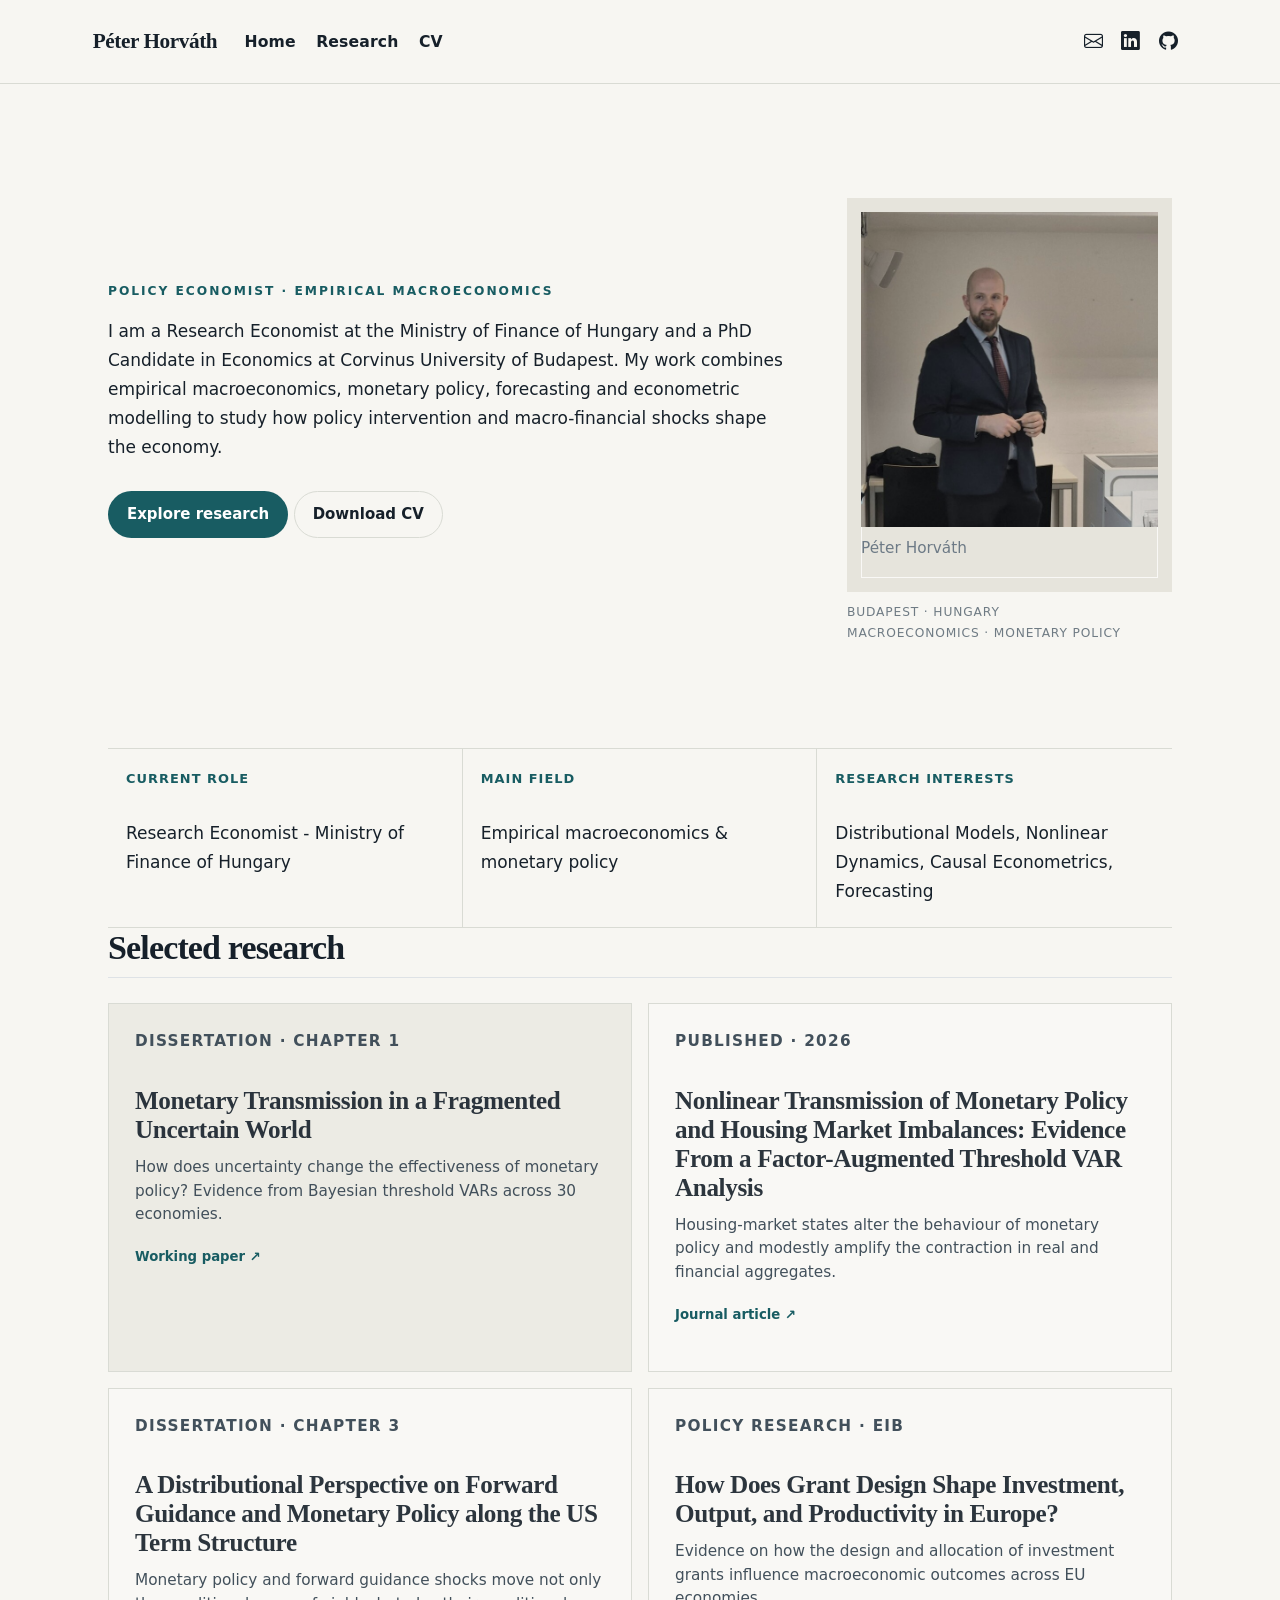
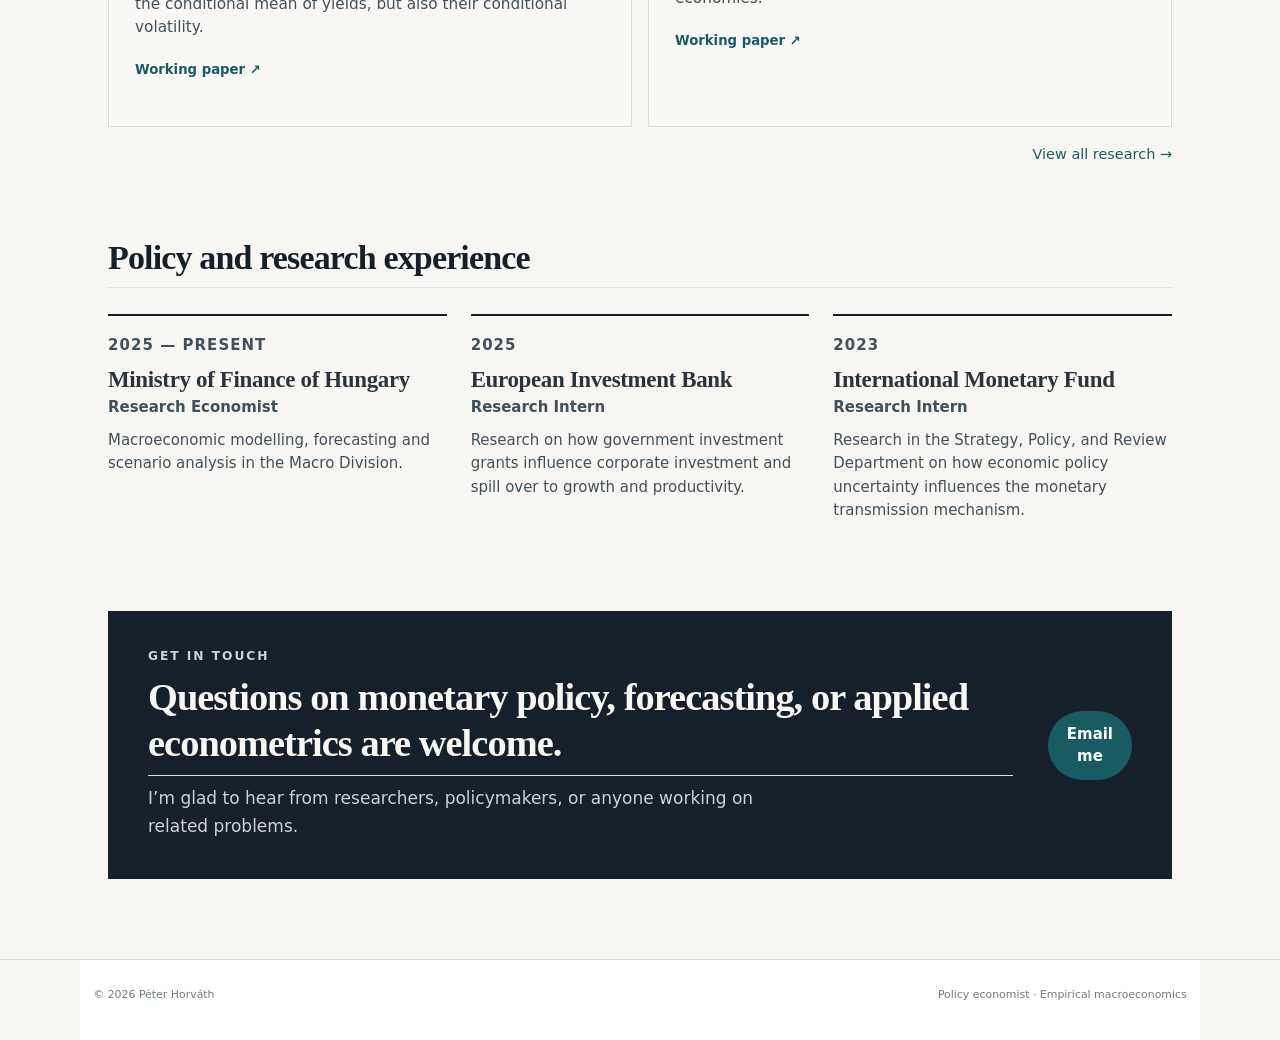
<file: docs/index.html>
<!DOCTYPE html>
<html xmlns="http://www.w3.org/1999/xhtml" lang="en" xml:lang="en"><head>

<meta charset="utf-8">
<meta name="generator" content="quarto-1.10.18">

<meta name="viewport" content="width=device-width, initial-scale=1.0, user-scalable=yes">


<title>Péter Horváth</title>
<style>
/* Default styles provided by pandoc.
** See https://pandoc.org/MANUAL.html#variables-for-html for config info.
*/
span.smallcaps{font-variant: small-caps;}
div.columns{display: flex; gap: 1.5em;}
div.column{flex: auto;}
@media screen {
div.columns{gap: min(4vw, 1.5em);}
div.column{overflow-x: auto;}
}
div.hanging-indent{margin-left: 1.5em; text-indent: -1.5em;}
ul.task-list{list-style: none;}
ul.task-list li input[type="checkbox"] {
  width: 0.8em;
  margin: 0 0.8em 0.2em -1em; /* quarto-specific, see https://github.com/quarto-dev/quarto-cli/issues/4556 */ 
  vertical-align: middle;
}
</style>


<script src="site_libs/quarto-nav/quarto-nav.js"></script>
<script src="site_libs/quarto-nav/headroom.min.js"></script>
<script src="site_libs/clipboard/clipboard.min.js"></script>
<script src="site_libs/quarto-html/quarto.js" type="module"></script>
<script src="site_libs/quarto-html/tabsets/tabsets.js" type="module"></script>
<script src="site_libs/quarto-html/popper.min.js"></script>
<script src="site_libs/quarto-html/tippy.umd.min.js"></script>
<link href="site_libs/quarto-html/tippy.css" rel="stylesheet">
<link href="site_libs/quarto-html/quarto-syntax-highlighting-64a204ab8560d761af7679ceaba22944.css" rel="stylesheet" id="quarto-text-highlighting-styles">
<script src="site_libs/bootstrap/bootstrap.min.js"></script>
<link href="site_libs/bootstrap/bootstrap-icons.css" rel="stylesheet">
<link href="site_libs/bootstrap/bootstrap-8b0c2eab50760186314691ee54c6c6b2.min.css" rel="stylesheet" append-hash="true" id="quarto-bootstrap" data-mode="light">
<script id="quarto-search-options" type="application/json">{
  "language": {
    "search-no-results-text": "No results",
    "search-matching-documents-text": "matching documents",
    "search-copy-link-title": "Copy link to search",
    "search-hide-matches-text": "Hide additional matches",
    "search-more-match-text": "more match in this document",
    "search-more-matches-text": "more matches in this document",
    "search-clear-button-title": "Clear",
    "search-text-placeholder": "",
    "search-detached-cancel-button-title": "Cancel",
    "search-submit-button-title": "Submit",
    "search-label": "Search"
  }
}</script>
<style>html{ scroll-behavior: smooth; }</style>


<link rel="stylesheet" href="styles.css">
</head>

<body class="nav-fixed fullcontent quarto-light">

<div id="quarto-search-results"></div>
  <header id="quarto-header" class="headroom fixed-top">
    <nav class="navbar navbar-expand-lg " data-bs-theme="dark">
      <div class="navbar-container container-fluid">
      <div class="navbar-brand-container mx-auto">
    <a class="navbar-brand" href="./index.html">
    <span class="navbar-title">Péter Horváth</span>
    </a>
  </div>
          <button class="navbar-toggler" type="button" data-bs-toggle="collapse" data-bs-target="#navbarCollapse" aria-controls="navbarCollapse" role="menu" aria-expanded="false" aria-label="Toggle navigation" onclick="if (window.quartoToggleHeadroom) { window.quartoToggleHeadroom(); }">
  <span class="navbar-toggler-icon"></span>
</button>
          <div class="collapse navbar-collapse" id="navbarCollapse">
            <ul class="navbar-nav navbar-nav-scroll me-auto">
  <li class="nav-item">
    <a class="nav-link active" href="./index.html" aria-current="page"> 
<span class="menu-text">Home</span></a>
  </li>  
  <li class="nav-item">
    <a class="nav-link" href="./papers.html"> 
<span class="menu-text">Research</span></a>
  </li>  
  <li class="nav-item">
    <a class="nav-link" href="./cv.html"> 
<span class="menu-text">CV</span></a>
  </li>  
</ul>
            <ul class="navbar-nav navbar-nav-scroll ms-auto">
  <li class="nav-item compact">
    <a class="nav-link" href="mailto:horvathpeter970217@gmail.com"> <i class="bi bi-envelope" role="img" aria-label="Email">
</i> 
<span class="menu-text"></span></a>
  </li>  
  <li class="nav-item compact">
    <a class="nav-link" href="https://www.linkedin.com/in/p%C3%A9ter-horv%C3%A1th-193090131/"> <i class="bi bi-linkedin" role="img" aria-label="LinkedIn">
</i> 
<span class="menu-text"></span></a>
  </li>  
  <li class="nav-item compact">
    <a class="nav-link" href="https://github.com/peterhorvath97"> <i class="bi bi-github" role="img" aria-label="GitHub">
</i> 
<span class="menu-text"></span></a>
  </li>  
</ul>
          </div> <!-- /navcollapse -->
            <div class="quarto-navbar-tools">
</div>
      </div> <!-- /container-fluid -->
    </nav>
</header>
<!-- content -->
<div id="quarto-content" class="quarto-container page-columns page-rows-contents page-layout-article page-navbar">
<!-- sidebar -->
<!-- margin-sidebar -->
    
<!-- main -->
<main class="content" id="quarto-document-content">

<header id="title-block-header" class="quarto-title-block default">
<div class="quarto-title">
<h1 class="title">Péter Horváth</h1>
</div>



<div class="quarto-title-meta">

    
  
    
  </div>
  


</header>


<div class="hero">
<div class="hero-copy">
<div class="eyebrow">
<p>POLICY ECONOMIST · EMPIRICAL MACROECONOMICS</p>
</div>
<p>I am a Research Economist at the Ministry of Finance of Hungary and a PhD Candidate in Economics at Corvinus University of Budapest. My work combines empirical macroeconomics, monetary policy, forecasting and econometric modelling to study how policy intervention and macro-financial shocks shape the economy.</p>
<div class="hero-links">
<p><a href="papers.html" class="btn btn-primary">Explore research</a> <a href="assets/horvathpeter_cv.pdf" class="btn btn-secondary">Download CV</a></p>
</div>
</div>
<div class="hero-visual">
<div class="portrait-frame">
<div class="quarto-figure quarto-figure-center">
<figure class="figure">
<p><img src="assets/img/logo.jpg" class="img-fluid figure-img" style="width:100.0%"></p>
<figcaption>Péter Horváth</figcaption>
</figure>
</div>
</div>
<div class="portrait-note">
<p>Budapest · Hungary<br>
Macroeconomics · Monetary policy</p>
</div>
</div>
</div>
<div class="signal-row">
<div class="signal-item">
<p><strong>Current role</strong><br>
Research Economist - Ministry of Finance of Hungary</p>
</div>
<div class="signal-item">
<p><strong>Main field</strong><br>
Empirical macroeconomics &amp; monetary policy</p>
</div>
<div class="signal-item">
<p><strong>Research Interests</strong><br>
Distributional Models, Nonlinear Dynamics, Causal Econometrics, Forecasting</p>
</div>
</div>
<section id="selected-research" class="level2">
<h2 data-anchor-id="selected-research">Selected research</h2>
<div class="research-grid">
<div class="research-card featured">
<div class="card-kicker">
<p>DISSERTATION · CHAPTER 1</p>
</div>
<section id="monetary-transmission-in-a-fragmented-uncertain-world" class="level3">
<h3 data-anchor-id="monetary-transmission-in-a-fragmented-uncertain-world">Monetary Transmission in a Fragmented Uncertain World</h3>
<p>How does uncertainty change the effectiveness of monetary policy? Evidence from Bayesian threshold VARs across 30 economies.</p>
<p><a href="papers/uncertainty_transmission.pdf" class="card-link">Working paper ↗</a></p>
</section>
</div>
<div class="research-card">
<div class="card-kicker">
<p>PUBLISHED · 2026</p>
</div>
<section id="nonlinear-transmission-of-monetary-policy-and-housing-market-imbalances-evidence-from-a-factor-augmented-threshold-var-analysis" class="level3">
<h3 data-anchor-id="nonlinear-transmission-of-monetary-policy-and-housing-market-imbalances-evidence-from-a-factor-augmented-threshold-var-analysis">Nonlinear Transmission of Monetary Policy and Housing Market Imbalances: Evidence From a Factor-Augmented Threshold VAR Analysis</h3>
<p>Housing-market states alter the behaviour of monetary policy and modestly amplify the contraction in real and financial aggregates.</p>
<p><a href="https://doi.org/10.1111/manc.70034" class="card-link">Journal article ↗</a></p>
</section>
</div>
<div class="research-card">
<div class="card-kicker">
<p>DISSERTATION · CHAPTER 3</p>
</div>
<section id="a-distributional-perspective-on-forward-guidance-and-monetary-policy-along-the-us-term-structure" class="level3">
<h3 data-anchor-id="a-distributional-perspective-on-forward-guidance-and-monetary-policy-along-the-us-term-structure">A Distributional Perspective on Forward Guidance and Monetary Policy along the US Term Structure</h3>
<p>Monetary policy and forward guidance shocks move not only the conditional mean of yields, but also their conditional volatility.</p>
<p><a href="papers/forwardguidance_volatility.pdf" class="card-link">Working paper ↗</a></p>
</section>
</div>
<div class="research-card">
<div class="card-kicker">
<p>POLICY RESEARCH · EIB</p>
</div>
<section id="how-does-grant-design-shape-investment-output-and-productivity-in-europe" class="level3">
<h3 data-anchor-id="how-does-grant-design-shape-investment-output-and-productivity-in-europe">How Does Grant Design Shape Investment, Output, and Productivity in Europe?</h3>
<p>Evidence on how the design and allocation of investment grants influence macroeconomic outcomes across EU economies.</p>
<p><a href="papers/macrogrants.pdf" class="card-link">Working paper ↗</a></p>
</section>
</div>
</div>
<div class="section-more">
<p><a href="papers.html">View all research →</a></p>
</div>
</section>
<section id="policy-and-research-experience" class="level2">
<h2 data-anchor-id="policy-and-research-experience">Policy and research experience</h2>
<div class="experience-grid">
<div class="experience-item">
<div class="experience-date">
<p>2025 — present</p>
</div>
<section id="ministry-of-finance-of-hungary" class="level3">
<h3 data-anchor-id="ministry-of-finance-of-hungary">Ministry of Finance of Hungary</h3>
<div class="role">
<p>Research Economist</p>
</div>
<p>Macroeconomic modelling, forecasting and scenario analysis in the Macro Division.</p>
</section>
</div>
<div class="experience-item">
<div class="experience-date">
<p>2025</p>
</div>
<section id="european-investment-bank" class="level3">
<h3 data-anchor-id="european-investment-bank">European Investment Bank</h3>
<div class="role">
<p>Research Intern</p>
</div>
<p>Research on how government investment grants influence corporate investment and spill over to growth and productivity.</p>
</section>
</div>
<div class="experience-item">
<div class="experience-date">
<p>2023</p>
</div>
<section id="international-monetary-fund" class="level3">
<h3 data-anchor-id="international-monetary-fund">International Monetary Fund</h3>
<div class="role">
<p>Research Intern</p>
</div>
<p>Research in the Strategy, Policy, and Review Department on how economic policy uncertainty influences the monetary transmission mechanism.</p>
</section>
</div>
</div>
<div class="closing-panel">
<div class="closing-copy">
<div class="eyebrow">
<p>GET IN TOUCH</p>
</div>
<section id="questions-on-monetary-policy-forecasting-or-applied-econometrics-are-welcome." class="level2">
<h2 data-anchor-id="questions-on-monetary-policy-forecasting-or-applied-econometrics-are-welcome.">Questions on monetary policy, forecasting, or applied econometrics are welcome.</h2>
<p>I’m glad to hear from researchers, policymakers, or anyone working on related problems.</p>
</section>
</div>
<p><a href="mailto:horvathpeter970217@gmail.com" class="btn btn-primary">Email me</a></p>
</div>


</section>

</main> <!-- /main -->
<script id="quarto-html-after-body" type="application/javascript">
  window.document.addEventListener("DOMContentLoaded", function (event) {
    const isCodeAnnotation = (el) => {
      for (const clz of el.classList) {
        if (clz.startsWith('code-annotation-')) {                     
          return true;
        }
      }
      return false;
    }
    const onCopySuccess = function(e) {
      // button target
      const button = e.trigger;
      // don't keep focus
      button.blur();
      // flash "checked"
      button.classList.add('code-copy-button-checked');
      var currentTitle = button.getAttribute("title");
      button.setAttribute("title", "Copied!");
      let tooltip;
      if (window.bootstrap) {
        button.setAttribute("data-bs-toggle", "tooltip");
        button.setAttribute("data-bs-placement", "left");
        button.setAttribute("data-bs-title", "Copied!");
        tooltip = new bootstrap.Tooltip(button, 
          { trigger: "manual", 
            customClass: "code-copy-button-tooltip",
            offset: [0, -8]});
        tooltip.show();    
      }
      setTimeout(function() {
        if (tooltip) {
          tooltip.hide();
          button.removeAttribute("data-bs-title");
          button.removeAttribute("data-bs-toggle");
          button.removeAttribute("data-bs-placement");
        }
        button.setAttribute("title", currentTitle);
        button.classList.remove('code-copy-button-checked');
      }, 1000);
      // clear code selection
      e.clearSelection();
    }
    const getTextToCopy = function(trigger) {
      const outerScaffold = trigger.parentElement.cloneNode(true);
      const codeEl = outerScaffold.querySelector('code');
      for (const childEl of codeEl.children) {
        if (isCodeAnnotation(childEl)) {
          childEl.remove();
        }
      }
      return codeEl.innerText;
    }
    const clipboard = new window.ClipboardJS('.code-copy-button:not([data-in-quarto-modal])', {
      text: getTextToCopy
    });
    clipboard.on('success', onCopySuccess);
    if (window.document.getElementById('quarto-embedded-source-code-modal')) {
      const clipboardModal = new window.ClipboardJS('.code-copy-button[data-in-quarto-modal]', {
        text: getTextToCopy,
        container: window.document.getElementById('quarto-embedded-source-code-modal')
      });
      clipboardModal.on('success', onCopySuccess);
    }
      var localhostRegex = new RegExp(/^(?:http|https):\/\/localhost\:?[0-9]*\//);
      var mailtoRegex = new RegExp(/^mailto:/);
        var filterRegex = new RegExp('/' + window.location.host + '/');
      var isInternal = (href) => {
          return filterRegex.test(href) || localhostRegex.test(href) || mailtoRegex.test(href);
      }
      // Inspect non-navigation links and adorn them if external
     var links = window.document.querySelectorAll('a[href]:not(.nav-link):not(.navbar-brand):not(.toc-action):not(.sidebar-link):not(.sidebar-item-toggle):not(.pagination-link):not(.no-external):not([aria-hidden]):not(.dropdown-item):not(.quarto-navigation-tool):not(.about-link)');
      for (var i=0; i<links.length; i++) {
        const link = links[i];
        if (!isInternal(link.href)) {
          // undo the damage that might have been done by quarto-nav.js in the case of
          // links that we want to consider external
          if (link.dataset.originalHref !== undefined) {
            link.href = link.dataset.originalHref;
          }
            // target, if specified
            link.setAttribute("target", "_blank");
            if (link.getAttribute("rel") === null) {
              link.setAttribute("rel", "noopener");
            }
        }
      }
    function tippyHover(el, contentFn, onTriggerFn, onUntriggerFn) {
      const config = {
        allowHTML: true,
        maxWidth: 500,
        delay: 100,
        arrow: false,
        appendTo: function(el) {
            return el.parentElement;
        },
        interactive: true,
        interactiveBorder: 10,
        theme: 'quarto',
        placement: 'bottom-start',
      };
      if (contentFn) {
        config.content = contentFn;
      }
      if (onTriggerFn) {
        config.onTrigger = onTriggerFn;
      }
      if (onUntriggerFn) {
        config.onUntrigger = onUntriggerFn;
      }
      window.tippy(el, config); 
    }
    const noterefs = window.document.querySelectorAll('a[role="doc-noteref"]');
    for (var i=0; i<noterefs.length; i++) {
      const ref = noterefs[i];
      tippyHover(ref, function() {
        // use id or data attribute instead here
        let href = ref.getAttribute('data-footnote-href') || ref.getAttribute('href');
        try { href = new URL(href).hash; } catch {}
        const id = href.replace(/^#\/?/, "");
        const note = window.document.getElementById(id);
        if (note) {
          return note.innerHTML;
        } else {
          return "";
        }
      });
    }
    const xrefs = window.document.querySelectorAll('a.quarto-xref');
    const processXRef = (id, note) => {
      // Strip column container classes
      const stripColumnClz = (el) => {
        el.classList.remove("page-full", "page-columns");
        if (el.children) {
          for (const child of el.children) {
            stripColumnClz(child);
          }
        }
      }
      stripColumnClz(note)
      if (id === null || id.startsWith('sec-')) {
        // Special case sections, only their first couple elements
        const container = document.createElement("div");
        if (note.children && note.children.length > 2) {
          container.appendChild(note.children[0].cloneNode(true));
          for (let i = 1; i < note.children.length; i++) {
            const child = note.children[i];
            if (child.tagName === "P" && child.innerText === "") {
              continue;
            } else {
              container.appendChild(child.cloneNode(true));
              break;
            }
          }
          if (window.Quarto?.typesetMath) {
            window.Quarto.typesetMath(container);
          }
          return container.innerHTML
        } else {
          if (window.Quarto?.typesetMath) {
            window.Quarto.typesetMath(note);
          }
          return note.innerHTML;
        }
      } else {
        // Remove any anchor links if they are present
        const anchorLink = note.querySelector('a.anchorjs-link');
        if (anchorLink) {
          anchorLink.remove();
        }
        if (window.Quarto?.typesetMath) {
          window.Quarto.typesetMath(note);
        }
        if (note.classList.contains("callout")) {
          return note.outerHTML;
        } else {
          return note.innerHTML;
        }
      }
    }
    for (var i=0; i<xrefs.length; i++) {
      const xref = xrefs[i];
      tippyHover(xref, undefined, function(instance) {
        instance.disable();
        let url = xref.getAttribute('href');
        let hash = undefined; 
        if (url.startsWith('#')) {
          hash = url;
        } else {
          try { hash = new URL(url).hash; } catch {}
        }
        if (hash) {
          const id = hash.replace(/^#\/?/, "");
          const note = window.document.getElementById(id);
          if (note !== null) {
            try {
              const html = processXRef(id, note.cloneNode(true));
              instance.setContent(html);
            } finally {
              instance.enable();
              instance.show();
            }
          } else {
            // See if we can fetch this
            fetch(url.split('#')[0])
            .then(res => res.text())
            .then(html => {
              const parser = new DOMParser();
              const htmlDoc = parser.parseFromString(html, "text/html");
              const note = htmlDoc.getElementById(id);
              if (note !== null) {
                const html = processXRef(id, note);
                instance.setContent(html);
              } 
            }).finally(() => {
              instance.enable();
              instance.show();
            });
          }
        } else {
          // See if we can fetch a full url (with no hash to target)
          // This is a special case and we should probably do some content thinning / targeting
          fetch(url)
          .then(res => res.text())
          .then(html => {
            const parser = new DOMParser();
            const htmlDoc = parser.parseFromString(html, "text/html");
            const note = htmlDoc.querySelector('main.content');
            if (note !== null) {
              // This should only happen for chapter cross references
              // (since there is no id in the URL)
              // remove the first header
              if (note.children.length > 0 && note.children[0].tagName === "HEADER") {
                note.children[0].remove();
              }
              const html = processXRef(null, note);
              instance.setContent(html);
            } 
          }).finally(() => {
            instance.enable();
            instance.show();
          });
        }
      }, function(instance) {
      });
    }
        let selectedAnnoteEl;
        const selectorForAnnotation = ( cell, annotation) => {
          let cellAttr = 'data-code-cell="' + cell + '"';
          let lineAttr = 'data-code-annotation="' +  annotation + '"';
          const selector = 'span[' + cellAttr + '][' + lineAttr + ']';
          return selector;
        }
        const selectCodeLines = (annoteEl) => {
          const doc = window.document;
          const targetCell = annoteEl.getAttribute("data-target-cell");
          const targetAnnotation = annoteEl.getAttribute("data-target-annotation");
          const annoteSpan = window.document.querySelector(selectorForAnnotation(targetCell, targetAnnotation));
          const lines = annoteSpan.getAttribute("data-code-lines").split(",");
          const lineIds = lines.map((line) => {
            return targetCell + "-" + line;
          })
          let top = null;
          let height = null;
          let parent = null;
          if (lineIds.length > 0) {
              //compute the position of the single el (top and bottom and make a div)
              const el = window.document.getElementById(lineIds[0]);
              top = el.offsetTop;
              height = el.offsetHeight;
              parent = el.parentElement.parentElement;
            if (lineIds.length > 1) {
              const lastEl = window.document.getElementById(lineIds[lineIds.length - 1]);
              const bottom = lastEl.offsetTop + lastEl.offsetHeight;
              height = bottom - top;
            }
            if (top !== null && height !== null && parent !== null) {
              // cook up a div (if necessary) and position it 
              let div = window.document.getElementById("code-annotation-line-highlight");
              if (div === null) {
                div = window.document.createElement("div");
                div.setAttribute("id", "code-annotation-line-highlight");
                div.style.position = 'absolute';
                parent.appendChild(div);
              }
              div.style.top = top - 2 + "px";
              div.style.height = height + 4 + "px";
              div.style.left = 0;
              let gutterDiv = window.document.getElementById("code-annotation-line-highlight-gutter");
              if (gutterDiv === null) {
                gutterDiv = window.document.createElement("div");
                gutterDiv.setAttribute("id", "code-annotation-line-highlight-gutter");
                gutterDiv.style.position = 'absolute';
                const codeCell = window.document.getElementById(targetCell);
                const gutter = codeCell.querySelector('.code-annotation-gutter');
                gutter.appendChild(gutterDiv);
              }
              gutterDiv.style.top = top - 2 + "px";
              gutterDiv.style.height = height + 4 + "px";
            }
            selectedAnnoteEl = annoteEl;
          }
        };
        const unselectCodeLines = () => {
          const elementsIds = ["code-annotation-line-highlight", "code-annotation-line-highlight-gutter"];
          elementsIds.forEach((elId) => {
            const div = window.document.getElementById(elId);
            if (div) {
              div.remove();
            }
          });
          selectedAnnoteEl = undefined;
        };
          // Handle positioning of the toggle
      window.addEventListener(
        "resize",
        throttle(() => {
          elRect = undefined;
          if (selectedAnnoteEl) {
            selectCodeLines(selectedAnnoteEl);
          }
        }, 10)
      );
      function throttle(fn, ms) {
      let throttle = false;
      let timer;
        return (...args) => {
          if(!throttle) { // first call gets through
              fn.apply(this, args);
              throttle = true;
          } else { // all the others get throttled
              if(timer) clearTimeout(timer); // cancel #2
              timer = setTimeout(() => {
                fn.apply(this, args);
                timer = throttle = false;
              }, ms);
          }
        };
      }
        // Attach click handler to the DT
        const annoteDls = window.document.querySelectorAll('dt[data-target-cell]');
        for (const annoteDlNode of annoteDls) {
          annoteDlNode.addEventListener('click', (event) => {
            const clickedEl = event.target;
            if (clickedEl !== selectedAnnoteEl) {
              unselectCodeLines();
              const activeEl = window.document.querySelector('dt[data-target-cell].code-annotation-active');
              if (activeEl) {
                activeEl.classList.remove('code-annotation-active');
              }
              selectCodeLines(clickedEl);
              clickedEl.classList.add('code-annotation-active');
            } else {
              // Unselect the line
              unselectCodeLines();
              clickedEl.classList.remove('code-annotation-active');
            }
          });
        }
    const findCites = (el) => {
      const parentEl = el.parentElement;
      if (parentEl) {
        const cites = parentEl.dataset.cites;
        if (cites) {
          return {
            el,
            cites: cites.split(' ')
          };
        } else {
          return findCites(el.parentElement)
        }
      } else {
        return undefined;
      }
    };
    var bibliorefs = window.document.querySelectorAll('a[role="doc-biblioref"]');
    for (var i=0; i<bibliorefs.length; i++) {
      const ref = bibliorefs[i];
      const citeInfo = findCites(ref);
      if (citeInfo) {
        tippyHover(citeInfo.el, function() {
          var popup = window.document.createElement('div');
          citeInfo.cites.forEach(function(cite) {
            var citeDiv = window.document.createElement('div');
            citeDiv.classList.add('hanging-indent');
            citeDiv.classList.add('csl-entry');
            var biblioDiv = window.document.getElementById('ref-' + cite);
            if (biblioDiv) {
              citeDiv.innerHTML = biblioDiv.innerHTML;
            }
            popup.appendChild(citeDiv);
          });
          return popup.innerHTML;
        });
      }
    }
  });
  </script>
</div> <!-- /content -->
<footer class="footer">
  <div class="nav-footer">
    <div class="nav-footer-left">
<p>© 2026 Péter Horváth</p>
</div>   
    <div class="nav-footer-center">
      &nbsp;
    </div>
    <div class="nav-footer-right">
      <ul class="footer-items list-unstyled">
    <li class="nav-item">
 Policy economist · Empirical macroeconomics
  </li>  
</ul>
    </div>
  </div>
</footer>




<script src="site_libs/quarto-html/zenscroll-min.js"></script>
</body></html>
</file>
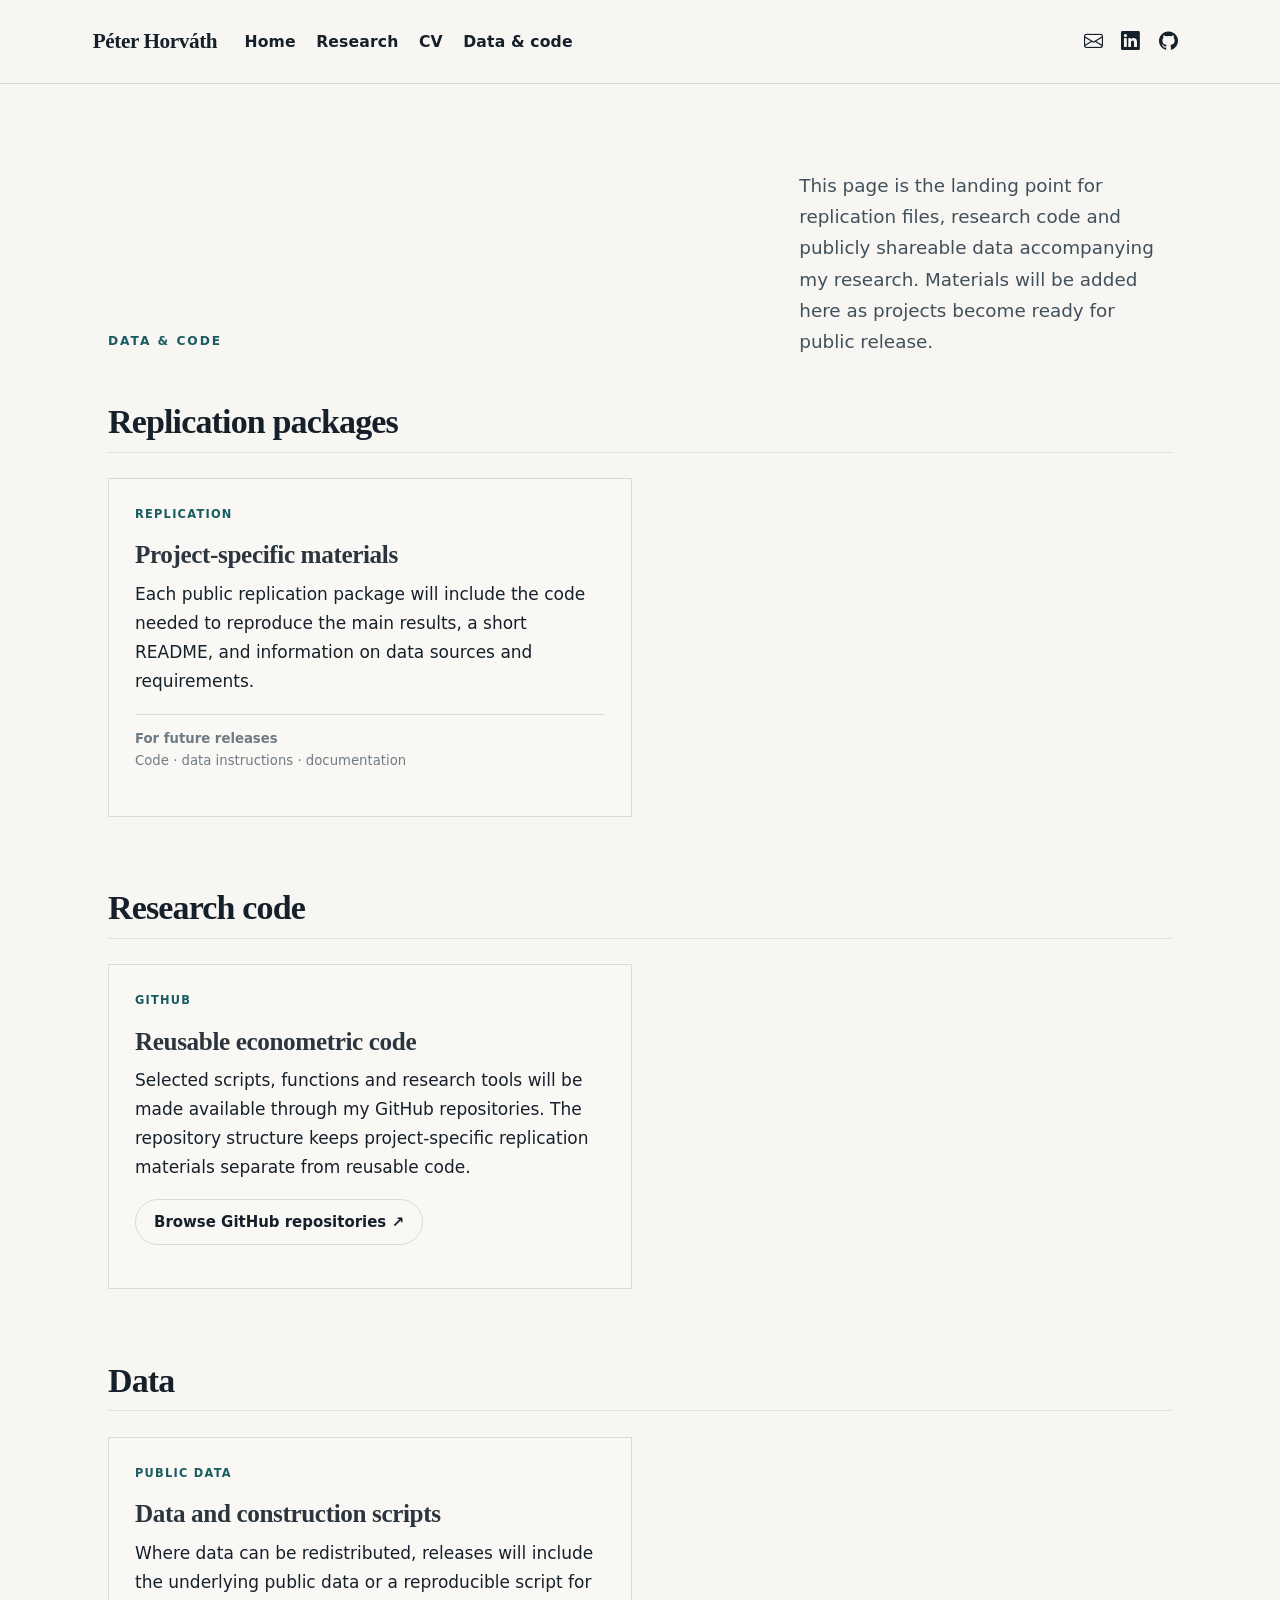
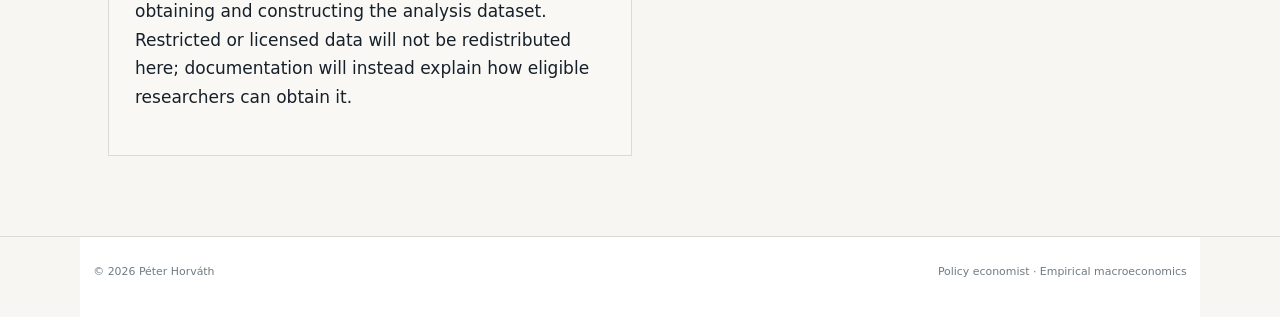
<file: docs/codes.html>
<!DOCTYPE html>
<html xmlns="http://www.w3.org/1999/xhtml" lang="en" xml:lang="en"><head>

<meta charset="utf-8">
<meta name="generator" content="quarto-1.7.32">

<meta name="viewport" content="width=device-width, initial-scale=1.0, user-scalable=yes">


<title>Data &amp; code – Péter Horváth</title>
<style>
code{white-space: pre-wrap;}
span.smallcaps{font-variant: small-caps;}
div.columns{display: flex; gap: min(4vw, 1.5em);}
div.column{flex: auto; overflow-x: auto;}
div.hanging-indent{margin-left: 1.5em; text-indent: -1.5em;}
ul.task-list{list-style: none;}
ul.task-list li input[type="checkbox"] {
  width: 0.8em;
  margin: 0 0.8em 0.2em -1em; /* quarto-specific, see https://github.com/quarto-dev/quarto-cli/issues/4556 */ 
  vertical-align: middle;
}
</style>


<script src="site_libs/quarto-nav/quarto-nav.js"></script>
<script src="site_libs/quarto-nav/headroom.min.js"></script>
<script src="site_libs/clipboard/clipboard.min.js"></script>
<script src="site_libs/quarto-html/quarto.js" type="module"></script>
<script src="site_libs/quarto-html/tabsets/tabsets.js" type="module"></script>
<script src="site_libs/quarto-html/popper.min.js"></script>
<script src="site_libs/quarto-html/tippy.umd.min.js"></script>
<link href="site_libs/quarto-html/tippy.css" rel="stylesheet">
<link href="site_libs/quarto-html/quarto-syntax-highlighting-37eea08aefeeee20ff55810ff984fec1.css" rel="stylesheet" id="quarto-text-highlighting-styles">
<script src="site_libs/bootstrap/bootstrap.min.js"></script>
<link href="site_libs/bootstrap/bootstrap-icons.css" rel="stylesheet">
<link href="site_libs/bootstrap/bootstrap-71e230c856d3238224ea1b04dc0e14ec.min.css" rel="stylesheet" append-hash="true" id="quarto-bootstrap" data-mode="light">
<script id="quarto-search-options" type="application/json">{
  "language": {
    "search-no-results-text": "No results",
    "search-matching-documents-text": "matching documents",
    "search-copy-link-title": "Copy link to search",
    "search-hide-matches-text": "Hide additional matches",
    "search-more-match-text": "more match in this document",
    "search-more-matches-text": "more matches in this document",
    "search-clear-button-title": "Clear",
    "search-text-placeholder": "",
    "search-detached-cancel-button-title": "Cancel",
    "search-submit-button-title": "Submit",
    "search-label": "Search"
  }
}</script>
<style>html{ scroll-behavior: smooth; }</style>


<link rel="stylesheet" href="styles.css">
</head>

<body class="nav-fixed fullcontent quarto-light">

<div id="quarto-search-results"></div>
  <header id="quarto-header" class="headroom fixed-top">
    <nav class="navbar navbar-expand-lg " data-bs-theme="dark">
      <div class="navbar-container container-fluid">
      <div class="navbar-brand-container mx-auto">
    <a class="navbar-brand" href="./index.html">
    <span class="navbar-title">Péter Horváth</span>
    </a>
  </div>
          <button class="navbar-toggler" type="button" data-bs-toggle="collapse" data-bs-target="#navbarCollapse" aria-controls="navbarCollapse" role="menu" aria-expanded="false" aria-label="Toggle navigation" onclick="if (window.quartoToggleHeadroom) { window.quartoToggleHeadroom(); }">
  <span class="navbar-toggler-icon"></span>
</button>
          <div class="collapse navbar-collapse" id="navbarCollapse">
            <ul class="navbar-nav navbar-nav-scroll me-auto">
  <li class="nav-item">
    <a class="nav-link" href="./index.html"> 
<span class="menu-text">Home</span></a>
  </li>  
  <li class="nav-item">
    <a class="nav-link" href="./papers.html"> 
<span class="menu-text">Research</span></a>
  </li>  
  <li class="nav-item">
    <a class="nav-link" href="./cv.html"> 
<span class="menu-text">CV</span></a>
  </li>  
  <li class="nav-item">
    <a class="nav-link active" href="./codes.html" aria-current="page"> 
<span class="menu-text">Data &amp; code</span></a>
  </li>  
</ul>
            <ul class="navbar-nav navbar-nav-scroll ms-auto">
  <li class="nav-item compact">
    <a class="nav-link" href="mailto:horvathpeter970217@gmail.com"> <i class="bi bi-envelope" role="img" aria-label="Email">
</i> 
<span class="menu-text"></span></a>
  </li>  
  <li class="nav-item compact">
    <a class="nav-link" href="https://www.linkedin.com/in/p%C3%A9ter-horv%C3%A1th-193090131/"> <i class="bi bi-linkedin" role="img" aria-label="LinkedIn">
</i> 
<span class="menu-text"></span></a>
  </li>  
  <li class="nav-item compact">
    <a class="nav-link" href="https://github.com/peterhorvath97"> <i class="bi bi-github" role="img" aria-label="GitHub">
</i> 
<span class="menu-text"></span></a>
  </li>  
</ul>
          </div> <!-- /navcollapse -->
            <div class="quarto-navbar-tools">
</div>
      </div> <!-- /container-fluid -->
    </nav>
</header>
<!-- content -->
<div id="quarto-content" class="quarto-container page-columns page-rows-contents page-layout-article page-navbar">
<!-- sidebar -->
<!-- margin-sidebar -->
    
<!-- main -->
<main class="content" id="quarto-document-content">

<header id="title-block-header" class="quarto-title-block default">
<div class="quarto-title">
<h1 class="title">Data &amp; code</h1>
</div>



<div class="quarto-title-meta">

    
  
    
  </div>
  


</header>


<div class="page-hero compact">
<div class="page-hero-copy">
<div class="eyebrow">
<p>DATA &amp; CODE</p>
</div>
</div>
<p>This page is the landing point for replication files, research code and publicly shareable data accompanying my research. Materials will be added here as projects become ready for public release.</p>
</div>
<section id="replication-packages" class="level2">
<h2 data-anchor-id="replication-packages">Replication packages</h2>
<div class="resource-grid">
<div class="resource-card">
<div class="card-kicker">
<p>REPLICATION</p>
</div>
<section id="project-specific-materials" class="level3">
<h3 data-anchor-id="project-specific-materials">Project-specific materials</h3>
<p>Each public replication package will include the code needed to reproduce the main results, a short README, and information on data sources and requirements.</p>
<div class="resource-meta">
<p><strong>For future releases</strong><br>
Code · data instructions · documentation</p>
</div>
</section>
</div>
</div>
</section>
<section id="research-code" class="level2">
<h2 data-anchor-id="research-code">Research code</h2>
<div class="resource-grid">
<div class="resource-card">
<div class="card-kicker">
<p>GITHUB</p>
</div>
<section id="reusable-econometric-code" class="level3">
<h3 data-anchor-id="reusable-econometric-code">Reusable econometric code</h3>
<p>Selected scripts, functions and research tools will be made available through my GitHub repositories. The repository structure keeps project-specific replication materials separate from reusable code.</p>
<p><a href="https://github.com/peterhorvath97?tab=repositories" class="btn btn-secondary">Browse GitHub repositories ↗</a></p>
</section>
</div>
</div>
</section>
<section id="data" class="level2">
<h2 data-anchor-id="data">Data</h2>
<div class="resource-grid">
<div class="resource-card">
<div class="card-kicker">
<p>PUBLIC DATA</p>
</div>
<section id="data-and-construction-scripts" class="level3">
<h3 data-anchor-id="data-and-construction-scripts">Data and construction scripts</h3>
<p>Where data can be redistributed, releases will include the underlying public data or a reproducible script for obtaining and constructing the analysis dataset. Restricted or licensed data will not be redistributed here; documentation will instead explain how eligible researchers can obtain it.</p>
</section>
</div>
</div>


</section>

</main> <!-- /main -->
<script id="quarto-html-after-body" type="application/javascript">
  window.document.addEventListener("DOMContentLoaded", function (event) {
    const isCodeAnnotation = (el) => {
      for (const clz of el.classList) {
        if (clz.startsWith('code-annotation-')) {                     
          return true;
        }
      }
      return false;
    }
    const onCopySuccess = function(e) {
      // button target
      const button = e.trigger;
      // don't keep focus
      button.blur();
      // flash "checked"
      button.classList.add('code-copy-button-checked');
      var currentTitle = button.getAttribute("title");
      button.setAttribute("title", "Copied!");
      let tooltip;
      if (window.bootstrap) {
        button.setAttribute("data-bs-toggle", "tooltip");
        button.setAttribute("data-bs-placement", "left");
        button.setAttribute("data-bs-title", "Copied!");
        tooltip = new bootstrap.Tooltip(button, 
          { trigger: "manual", 
            customClass: "code-copy-button-tooltip",
            offset: [0, -8]});
        tooltip.show();    
      }
      setTimeout(function() {
        if (tooltip) {
          tooltip.hide();
          button.removeAttribute("data-bs-title");
          button.removeAttribute("data-bs-toggle");
          button.removeAttribute("data-bs-placement");
        }
        button.setAttribute("title", currentTitle);
        button.classList.remove('code-copy-button-checked');
      }, 1000);
      // clear code selection
      e.clearSelection();
    }
    const getTextToCopy = function(trigger) {
        const codeEl = trigger.previousElementSibling.cloneNode(true);
        for (const childEl of codeEl.children) {
          if (isCodeAnnotation(childEl)) {
            childEl.remove();
          }
        }
        return codeEl.innerText;
    }
    const clipboard = new window.ClipboardJS('.code-copy-button:not([data-in-quarto-modal])', {
      text: getTextToCopy
    });
    clipboard.on('success', onCopySuccess);
    if (window.document.getElementById('quarto-embedded-source-code-modal')) {
      const clipboardModal = new window.ClipboardJS('.code-copy-button[data-in-quarto-modal]', {
        text: getTextToCopy,
        container: window.document.getElementById('quarto-embedded-source-code-modal')
      });
      clipboardModal.on('success', onCopySuccess);
    }
      var localhostRegex = new RegExp(/^(?:http|https):\/\/localhost\:?[0-9]*\//);
      var mailtoRegex = new RegExp(/^mailto:/);
        var filterRegex = new RegExp('/' + window.location.host + '/');
      var isInternal = (href) => {
          return filterRegex.test(href) || localhostRegex.test(href) || mailtoRegex.test(href);
      }
      // Inspect non-navigation links and adorn them if external
     var links = window.document.querySelectorAll('a[href]:not(.nav-link):not(.navbar-brand):not(.toc-action):not(.sidebar-link):not(.sidebar-item-toggle):not(.pagination-link):not(.no-external):not([aria-hidden]):not(.dropdown-item):not(.quarto-navigation-tool):not(.about-link)');
      for (var i=0; i<links.length; i++) {
        const link = links[i];
        if (!isInternal(link.href)) {
          // undo the damage that might have been done by quarto-nav.js in the case of
          // links that we want to consider external
          if (link.dataset.originalHref !== undefined) {
            link.href = link.dataset.originalHref;
          }
            // target, if specified
            link.setAttribute("target", "_blank");
            if (link.getAttribute("rel") === null) {
              link.setAttribute("rel", "noopener");
            }
        }
      }
    function tippyHover(el, contentFn, onTriggerFn, onUntriggerFn) {
      const config = {
        allowHTML: true,
        maxWidth: 500,
        delay: 100,
        arrow: false,
        appendTo: function(el) {
            return el.parentElement;
        },
        interactive: true,
        interactiveBorder: 10,
        theme: 'quarto',
        placement: 'bottom-start',
      };
      if (contentFn) {
        config.content = contentFn;
      }
      if (onTriggerFn) {
        config.onTrigger = onTriggerFn;
      }
      if (onUntriggerFn) {
        config.onUntrigger = onUntriggerFn;
      }
      window.tippy(el, config); 
    }
    const noterefs = window.document.querySelectorAll('a[role="doc-noteref"]');
    for (var i=0; i<noterefs.length; i++) {
      const ref = noterefs[i];
      tippyHover(ref, function() {
        // use id or data attribute instead here
        let href = ref.getAttribute('data-footnote-href') || ref.getAttribute('href');
        try { href = new URL(href).hash; } catch {}
        const id = href.replace(/^#\/?/, "");
        const note = window.document.getElementById(id);
        if (note) {
          return note.innerHTML;
        } else {
          return "";
        }
      });
    }
    const xrefs = window.document.querySelectorAll('a.quarto-xref');
    const processXRef = (id, note) => {
      // Strip column container classes
      const stripColumnClz = (el) => {
        el.classList.remove("page-full", "page-columns");
        if (el.children) {
          for (const child of el.children) {
            stripColumnClz(child);
          }
        }
      }
      stripColumnClz(note)
      if (id === null || id.startsWith('sec-')) {
        // Special case sections, only their first couple elements
        const container = document.createElement("div");
        if (note.children && note.children.length > 2) {
          container.appendChild(note.children[0].cloneNode(true));
          for (let i = 1; i < note.children.length; i++) {
            const child = note.children[i];
            if (child.tagName === "P" && child.innerText === "") {
              continue;
            } else {
              container.appendChild(child.cloneNode(true));
              break;
            }
          }
          if (window.Quarto?.typesetMath) {
            window.Quarto.typesetMath(container);
          }
          return container.innerHTML
        } else {
          if (window.Quarto?.typesetMath) {
            window.Quarto.typesetMath(note);
          }
          return note.innerHTML;
        }
      } else {
        // Remove any anchor links if they are present
        const anchorLink = note.querySelector('a.anchorjs-link');
        if (anchorLink) {
          anchorLink.remove();
        }
        if (window.Quarto?.typesetMath) {
          window.Quarto.typesetMath(note);
        }
        if (note.classList.contains("callout")) {
          return note.outerHTML;
        } else {
          return note.innerHTML;
        }
      }
    }
    for (var i=0; i<xrefs.length; i++) {
      const xref = xrefs[i];
      tippyHover(xref, undefined, function(instance) {
        instance.disable();
        let url = xref.getAttribute('href');
        let hash = undefined; 
        if (url.startsWith('#')) {
          hash = url;
        } else {
          try { hash = new URL(url).hash; } catch {}
        }
        if (hash) {
          const id = hash.replace(/^#\/?/, "");
          const note = window.document.getElementById(id);
          if (note !== null) {
            try {
              const html = processXRef(id, note.cloneNode(true));
              instance.setContent(html);
            } finally {
              instance.enable();
              instance.show();
            }
          } else {
            // See if we can fetch this
            fetch(url.split('#')[0])
            .then(res => res.text())
            .then(html => {
              const parser = new DOMParser();
              const htmlDoc = parser.parseFromString(html, "text/html");
              const note = htmlDoc.getElementById(id);
              if (note !== null) {
                const html = processXRef(id, note);
                instance.setContent(html);
              } 
            }).finally(() => {
              instance.enable();
              instance.show();
            });
          }
        } else {
          // See if we can fetch a full url (with no hash to target)
          // This is a special case and we should probably do some content thinning / targeting
          fetch(url)
          .then(res => res.text())
          .then(html => {
            const parser = new DOMParser();
            const htmlDoc = parser.parseFromString(html, "text/html");
            const note = htmlDoc.querySelector('main.content');
            if (note !== null) {
              // This should only happen for chapter cross references
              // (since there is no id in the URL)
              // remove the first header
              if (note.children.length > 0 && note.children[0].tagName === "HEADER") {
                note.children[0].remove();
              }
              const html = processXRef(null, note);
              instance.setContent(html);
            } 
          }).finally(() => {
            instance.enable();
            instance.show();
          });
        }
      }, function(instance) {
      });
    }
        let selectedAnnoteEl;
        const selectorForAnnotation = ( cell, annotation) => {
          let cellAttr = 'data-code-cell="' + cell + '"';
          let lineAttr = 'data-code-annotation="' +  annotation + '"';
          const selector = 'span[' + cellAttr + '][' + lineAttr + ']';
          return selector;
        }
        const selectCodeLines = (annoteEl) => {
          const doc = window.document;
          const targetCell = annoteEl.getAttribute("data-target-cell");
          const targetAnnotation = annoteEl.getAttribute("data-target-annotation");
          const annoteSpan = window.document.querySelector(selectorForAnnotation(targetCell, targetAnnotation));
          const lines = annoteSpan.getAttribute("data-code-lines").split(",");
          const lineIds = lines.map((line) => {
            return targetCell + "-" + line;
          })
          let top = null;
          let height = null;
          let parent = null;
          if (lineIds.length > 0) {
              //compute the position of the single el (top and bottom and make a div)
              const el = window.document.getElementById(lineIds[0]);
              top = el.offsetTop;
              height = el.offsetHeight;
              parent = el.parentElement.parentElement;
            if (lineIds.length > 1) {
              const lastEl = window.document.getElementById(lineIds[lineIds.length - 1]);
              const bottom = lastEl.offsetTop + lastEl.offsetHeight;
              height = bottom - top;
            }
            if (top !== null && height !== null && parent !== null) {
              // cook up a div (if necessary) and position it 
              let div = window.document.getElementById("code-annotation-line-highlight");
              if (div === null) {
                div = window.document.createElement("div");
                div.setAttribute("id", "code-annotation-line-highlight");
                div.style.position = 'absolute';
                parent.appendChild(div);
              }
              div.style.top = top - 2 + "px";
              div.style.height = height + 4 + "px";
              div.style.left = 0;
              let gutterDiv = window.document.getElementById("code-annotation-line-highlight-gutter");
              if (gutterDiv === null) {
                gutterDiv = window.document.createElement("div");
                gutterDiv.setAttribute("id", "code-annotation-line-highlight-gutter");
                gutterDiv.style.position = 'absolute';
                const codeCell = window.document.getElementById(targetCell);
                const gutter = codeCell.querySelector('.code-annotation-gutter');
                gutter.appendChild(gutterDiv);
              }
              gutterDiv.style.top = top - 2 + "px";
              gutterDiv.style.height = height + 4 + "px";
            }
            selectedAnnoteEl = annoteEl;
          }
        };
        const unselectCodeLines = () => {
          const elementsIds = ["code-annotation-line-highlight", "code-annotation-line-highlight-gutter"];
          elementsIds.forEach((elId) => {
            const div = window.document.getElementById(elId);
            if (div) {
              div.remove();
            }
          });
          selectedAnnoteEl = undefined;
        };
          // Handle positioning of the toggle
      window.addEventListener(
        "resize",
        throttle(() => {
          elRect = undefined;
          if (selectedAnnoteEl) {
            selectCodeLines(selectedAnnoteEl);
          }
        }, 10)
      );
      function throttle(fn, ms) {
      let throttle = false;
      let timer;
        return (...args) => {
          if(!throttle) { // first call gets through
              fn.apply(this, args);
              throttle = true;
          } else { // all the others get throttled
              if(timer) clearTimeout(timer); // cancel #2
              timer = setTimeout(() => {
                fn.apply(this, args);
                timer = throttle = false;
              }, ms);
          }
        };
      }
        // Attach click handler to the DT
        const annoteDls = window.document.querySelectorAll('dt[data-target-cell]');
        for (const annoteDlNode of annoteDls) {
          annoteDlNode.addEventListener('click', (event) => {
            const clickedEl = event.target;
            if (clickedEl !== selectedAnnoteEl) {
              unselectCodeLines();
              const activeEl = window.document.querySelector('dt[data-target-cell].code-annotation-active');
              if (activeEl) {
                activeEl.classList.remove('code-annotation-active');
              }
              selectCodeLines(clickedEl);
              clickedEl.classList.add('code-annotation-active');
            } else {
              // Unselect the line
              unselectCodeLines();
              clickedEl.classList.remove('code-annotation-active');
            }
          });
        }
    const findCites = (el) => {
      const parentEl = el.parentElement;
      if (parentEl) {
        const cites = parentEl.dataset.cites;
        if (cites) {
          return {
            el,
            cites: cites.split(' ')
          };
        } else {
          return findCites(el.parentElement)
        }
      } else {
        return undefined;
      }
    };
    var bibliorefs = window.document.querySelectorAll('a[role="doc-biblioref"]');
    for (var i=0; i<bibliorefs.length; i++) {
      const ref = bibliorefs[i];
      const citeInfo = findCites(ref);
      if (citeInfo) {
        tippyHover(citeInfo.el, function() {
          var popup = window.document.createElement('div');
          citeInfo.cites.forEach(function(cite) {
            var citeDiv = window.document.createElement('div');
            citeDiv.classList.add('hanging-indent');
            citeDiv.classList.add('csl-entry');
            var biblioDiv = window.document.getElementById('ref-' + cite);
            if (biblioDiv) {
              citeDiv.innerHTML = biblioDiv.innerHTML;
            }
            popup.appendChild(citeDiv);
          });
          return popup.innerHTML;
        });
      }
    }
  });
  </script>
</div> <!-- /content -->
<footer class="footer">
  <div class="nav-footer">
    <div class="nav-footer-left">
<p>© 2026 Péter Horváth</p>
</div>   
    <div class="nav-footer-center">
      &nbsp;
    </div>
    <div class="nav-footer-right">
      <ul class="footer-items list-unstyled">
    <li class="nav-item">
 Policy economist · Empirical macroeconomics
  </li>  
</ul>
    </div>
  </div>
</footer>




<script src="site_libs/quarto-html/zenscroll-min.js"></script>
</body></html>
</file>
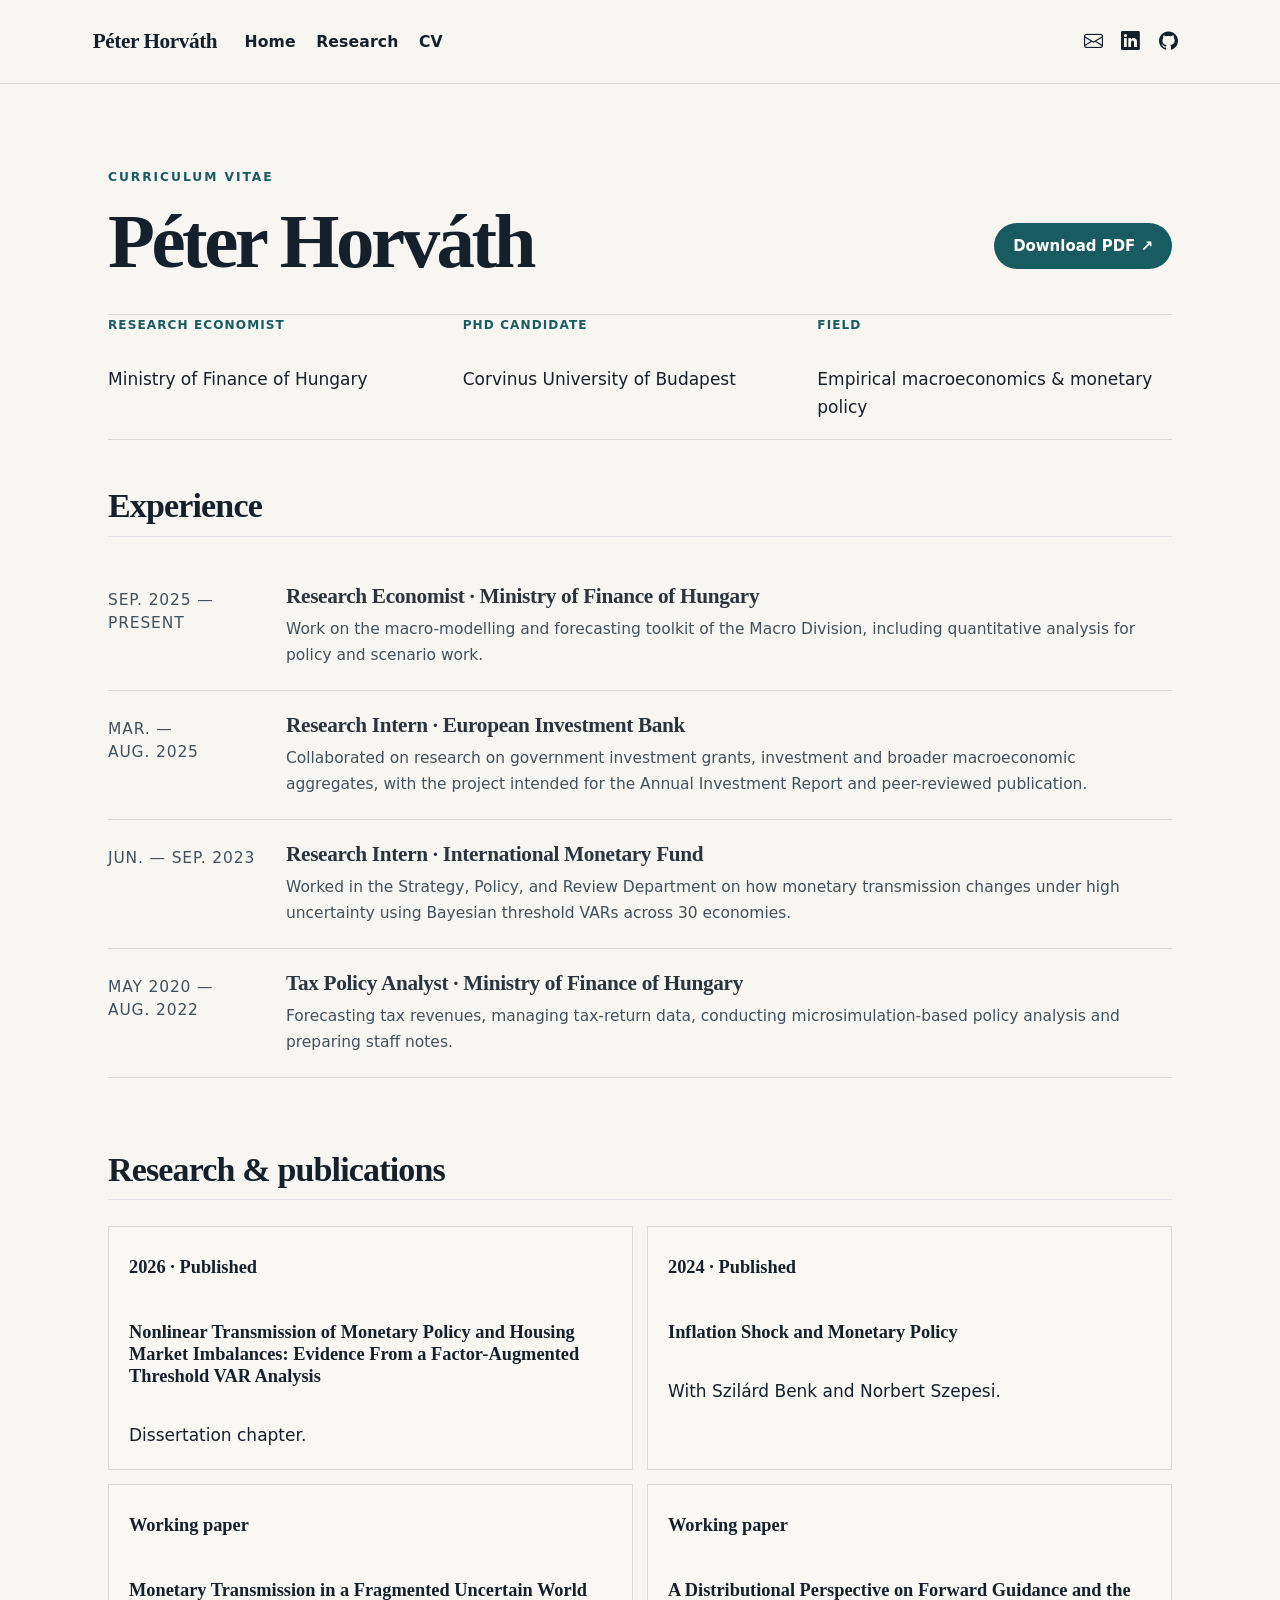
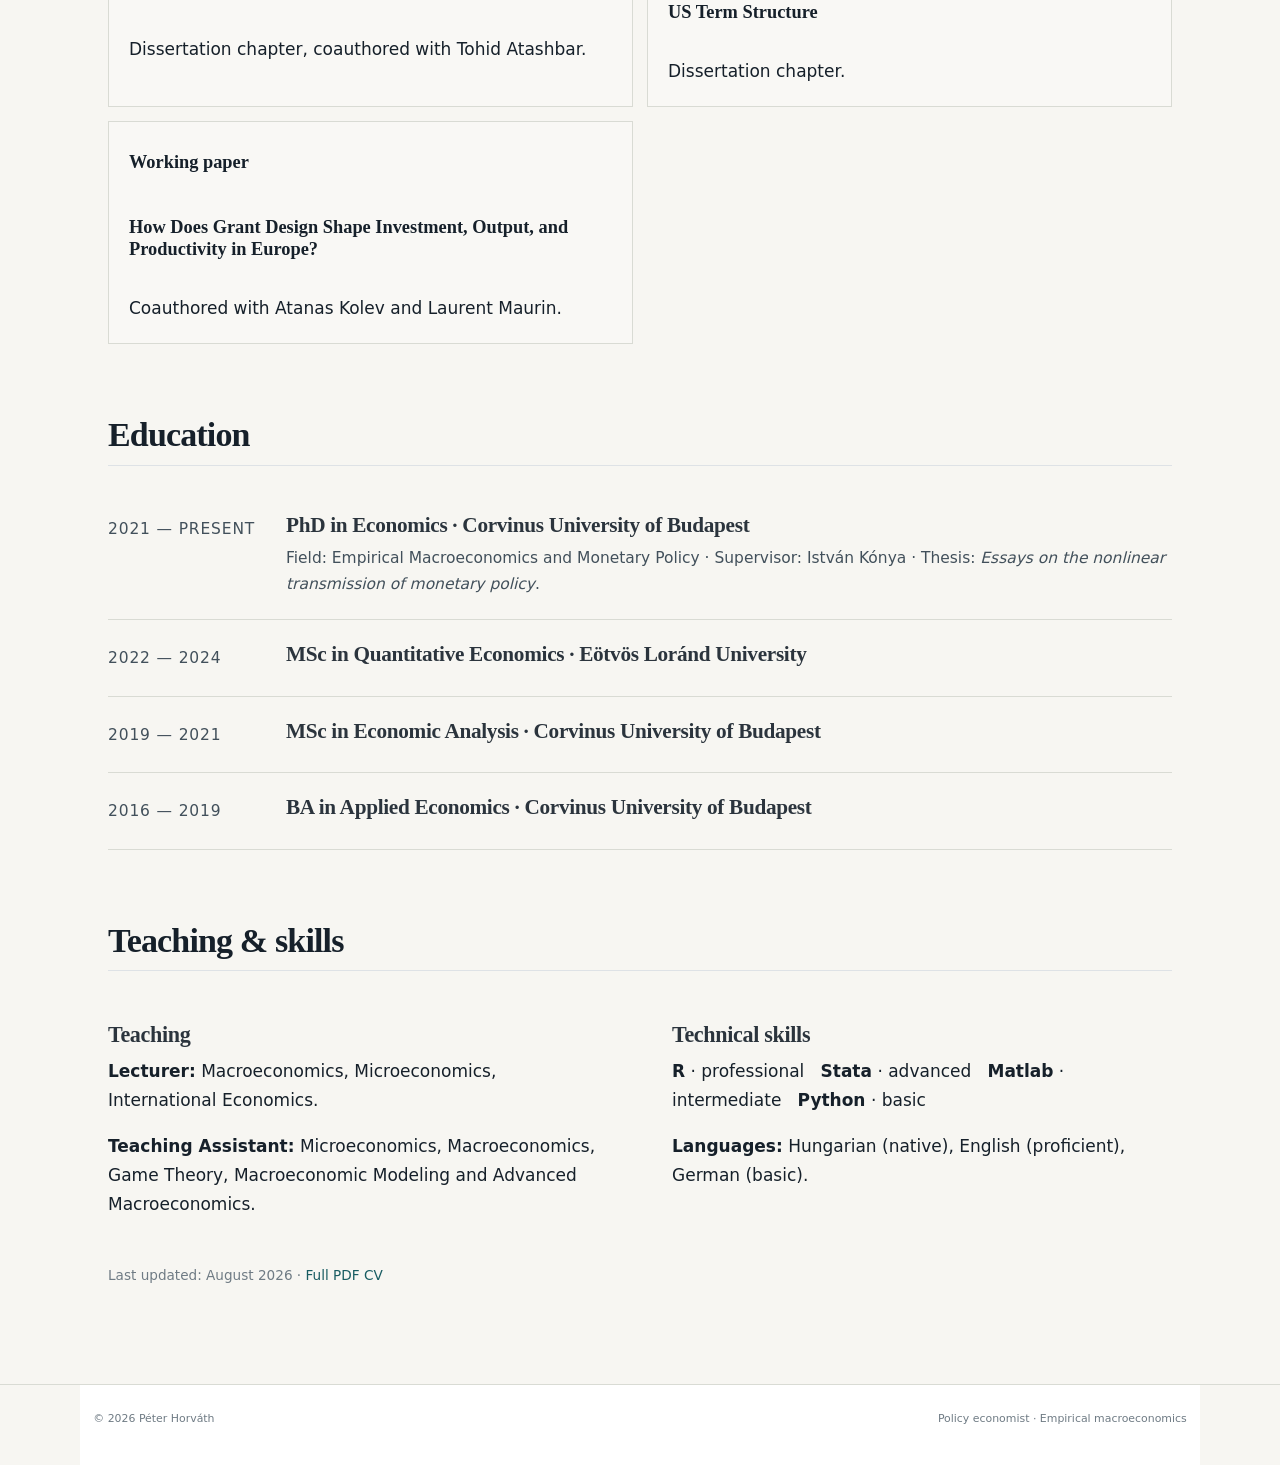
<file: docs/cv.html>
<!DOCTYPE html>
<html xmlns="http://www.w3.org/1999/xhtml" lang="en" xml:lang="en"><head>

<meta charset="utf-8">
<meta name="generator" content="quarto-1.7.32">

<meta name="viewport" content="width=device-width, initial-scale=1.0, user-scalable=yes">


<title>CV – Péter Horváth</title>
<style>
code{white-space: pre-wrap;}
span.smallcaps{font-variant: small-caps;}
div.columns{display: flex; gap: min(4vw, 1.5em);}
div.column{flex: auto; overflow-x: auto;}
div.hanging-indent{margin-left: 1.5em; text-indent: -1.5em;}
ul.task-list{list-style: none;}
ul.task-list li input[type="checkbox"] {
  width: 0.8em;
  margin: 0 0.8em 0.2em -1em; /* quarto-specific, see https://github.com/quarto-dev/quarto-cli/issues/4556 */ 
  vertical-align: middle;
}
</style>


<script src="site_libs/quarto-nav/quarto-nav.js"></script>
<script src="site_libs/quarto-nav/headroom.min.js"></script>
<script src="site_libs/clipboard/clipboard.min.js"></script>
<script src="site_libs/quarto-html/quarto.js" type="module"></script>
<script src="site_libs/quarto-html/tabsets/tabsets.js" type="module"></script>
<script src="site_libs/quarto-html/popper.min.js"></script>
<script src="site_libs/quarto-html/tippy.umd.min.js"></script>
<link href="site_libs/quarto-html/tippy.css" rel="stylesheet">
<link href="site_libs/quarto-html/quarto-syntax-highlighting-37eea08aefeeee20ff55810ff984fec1.css" rel="stylesheet" id="quarto-text-highlighting-styles">
<script src="site_libs/bootstrap/bootstrap.min.js"></script>
<link href="site_libs/bootstrap/bootstrap-icons.css" rel="stylesheet">
<link href="site_libs/bootstrap/bootstrap-71e230c856d3238224ea1b04dc0e14ec.min.css" rel="stylesheet" append-hash="true" id="quarto-bootstrap" data-mode="light">
<script id="quarto-search-options" type="application/json">{
  "language": {
    "search-no-results-text": "No results",
    "search-matching-documents-text": "matching documents",
    "search-copy-link-title": "Copy link to search",
    "search-hide-matches-text": "Hide additional matches",
    "search-more-match-text": "more match in this document",
    "search-more-matches-text": "more matches in this document",
    "search-clear-button-title": "Clear",
    "search-text-placeholder": "",
    "search-detached-cancel-button-title": "Cancel",
    "search-submit-button-title": "Submit",
    "search-label": "Search"
  }
}</script>
<style>html{ scroll-behavior: smooth; }</style>


<link rel="stylesheet" href="styles.css">
</head>

<body class="nav-fixed fullcontent quarto-light">

<div id="quarto-search-results"></div>
  <header id="quarto-header" class="headroom fixed-top">
    <nav class="navbar navbar-expand-lg " data-bs-theme="dark">
      <div class="navbar-container container-fluid">
      <div class="navbar-brand-container mx-auto">
    <a class="navbar-brand" href="./index.html">
    <span class="navbar-title">Péter Horváth</span>
    </a>
  </div>
          <button class="navbar-toggler" type="button" data-bs-toggle="collapse" data-bs-target="#navbarCollapse" aria-controls="navbarCollapse" role="menu" aria-expanded="false" aria-label="Toggle navigation" onclick="if (window.quartoToggleHeadroom) { window.quartoToggleHeadroom(); }">
  <span class="navbar-toggler-icon"></span>
</button>
          <div class="collapse navbar-collapse" id="navbarCollapse">
            <ul class="navbar-nav navbar-nav-scroll me-auto">
  <li class="nav-item">
    <a class="nav-link" href="./index.html"> 
<span class="menu-text">Home</span></a>
  </li>  
  <li class="nav-item">
    <a class="nav-link" href="./papers.html"> 
<span class="menu-text">Research</span></a>
  </li>  
  <li class="nav-item">
    <a class="nav-link active" href="./cv.html" aria-current="page"> 
<span class="menu-text">CV</span></a>
  </li>  
</ul>
            <ul class="navbar-nav navbar-nav-scroll ms-auto">
  <li class="nav-item compact">
    <a class="nav-link" href="mailto:horvathpeter970217@gmail.com"> <i class="bi bi-envelope" role="img" aria-label="Email">
</i> 
<span class="menu-text"></span></a>
  </li>  
  <li class="nav-item compact">
    <a class="nav-link" href="https://www.linkedin.com/in/p%C3%A9ter-horv%C3%A1th-193090131/"> <i class="bi bi-linkedin" role="img" aria-label="LinkedIn">
</i> 
<span class="menu-text"></span></a>
  </li>  
  <li class="nav-item compact">
    <a class="nav-link" href="https://github.com/peterhorvath97"> <i class="bi bi-github" role="img" aria-label="GitHub">
</i> 
<span class="menu-text"></span></a>
  </li>  
</ul>
          </div> <!-- /navcollapse -->
            <div class="quarto-navbar-tools">
</div>
      </div> <!-- /container-fluid -->
    </nav>
</header>
<!-- content -->
<div id="quarto-content" class="quarto-container page-columns page-rows-contents page-layout-article page-navbar">
<!-- sidebar -->
<!-- margin-sidebar -->
    
<!-- main -->
<main class="content" id="quarto-document-content">

<header id="title-block-header" class="quarto-title-block default">
<div class="quarto-title">
<h1 class="title">CV</h1>
</div>



<div class="quarto-title-meta">

    
  
    
  </div>
  


</header>


<div class="page-hero compact">
<div class="page-hero-copy">
<div class="eyebrow">
<p>CURRICULUM VITAE</p>
</div>
<section id="péter-horváth" class="level1">
<h1>Péter Horváth</h1>
</section>
</div>
<p><a href="assets/horvathpeter_cv.pdf" class="btn btn-primary">Download PDF ↗</a></p>
</div>
<div class="cv-summary">
<p><strong>Research economist</strong><br>
Ministry of Finance of Hungary</p>
<p><strong>PhD Candidate</strong><br>
Corvinus University of Budapest</p>
<p><strong>Field</strong><br>
Empirical macroeconomics &amp; monetary policy</p>
</div>
<section id="experience" class="level2">
<h2 data-anchor-id="experience">Experience</h2>
<div class="cv-item">
<div class="cv-date">
<p>Sep.&nbsp;2025 — present</p>
</div>
<section id="research-economist-ministry-of-finance-of-hungary" class="level3 cv-copy">
<h3 data-anchor-id="research-economist-ministry-of-finance-of-hungary">Research Economist · Ministry of Finance of Hungary</h3>
<p>Work on the macro-modelling and forecasting toolkit of the Macro Division, including quantitative analysis for policy and scenario work.</p>
</section>
</div>
<div class="cv-item">
<div class="cv-date">
<p>Mar.&nbsp;— Aug.&nbsp;2025</p>
</div>
<section id="research-intern-european-investment-bank" class="level3 cv-copy">
<h3 data-anchor-id="research-intern-european-investment-bank">Research Intern · European Investment Bank</h3>
<p>Collaborated on research on government investment grants, investment and broader macroeconomic aggregates, with the project intended for the Annual Investment Report and peer-reviewed publication.</p>
</section>
</div>
<div class="cv-item">
<div class="cv-date">
<p>Jun.&nbsp;— Sep.&nbsp;2023</p>
</div>
<section id="research-intern-international-monetary-fund" class="level3 cv-copy">
<h3 data-anchor-id="research-intern-international-monetary-fund">Research Intern · International Monetary Fund</h3>
<p>Worked in the Strategy, Policy, and Review Department on how monetary transmission changes under high uncertainty using Bayesian threshold VARs across 30 economies.</p>
</section>
</div>
<div class="cv-item">
<div class="cv-date">
<p>May 2020 — Aug.&nbsp;2022</p>
</div>
<section id="tax-policy-analyst-ministry-of-finance-of-hungary" class="level3 cv-copy">
<h3 data-anchor-id="tax-policy-analyst-ministry-of-finance-of-hungary">Tax Policy Analyst · Ministry of Finance of Hungary</h3>
<p>Forecasting tax revenues, managing tax-return data, conducting microsimulation-based policy analysis and preparing staff notes.</p>
</section>
</div>
</section>
<section id="research-publications" class="level2">
<h2 data-anchor-id="research-publications">Research &amp; publications</h2>
<div class="cv-research">
<div class="cv-research-item">
<p><strong>2026 · Published</strong><br>
<strong>Nonlinear Transmission of Monetary Policy and Housing Market Imbalances: Evidence From a Factor-Augmented Threshold VAR Analysis</strong><br>
Dissertation chapter.</p>
</div>
<div class="cv-research-item">
<p><strong>2024 · Published</strong><br>
<strong>Inflation Shock and Monetary Policy</strong><br>
With Szilárd Benk and Norbert Szepesi.</p>
</div>
<div class="cv-research-item">
<p><strong>Working paper</strong><br>
<strong>Monetary Transmission in a Fragmented Uncertain World</strong><br>
Dissertation chapter, coauthored with Tohid Atashbar.</p>
</div>
<div class="cv-research-item">
<p><strong>Working paper</strong><br>
<strong>A Distributional Perspective on Forward Guidance and the US Term Structure</strong><br>
Dissertation chapter.</p>
</div>
<div class="cv-research-item">
<p><strong>Working paper</strong><br>
<strong>How Does Grant Design Shape Investment, Output, and Productivity in Europe?</strong><br>
Coauthored with Atanas Kolev and Laurent Maurin.</p>
</div>
</div>
</section>
<section id="education" class="level2">
<h2 data-anchor-id="education">Education</h2>
<div class="cv-item">
<div class="cv-date">
<p>2021 — present</p>
</div>
<section id="phd-in-economics-corvinus-university-of-budapest" class="level3 cv-copy">
<h3 data-anchor-id="phd-in-economics-corvinus-university-of-budapest">PhD in Economics · Corvinus University of Budapest</h3>
<p>Field: Empirical Macroeconomics and Monetary Policy · Supervisor: István Kónya · Thesis: <em>Essays on the nonlinear transmission of monetary policy</em>.</p>
</section>
</div>
<div class="cv-item">
<div class="cv-date">
<p>2022 — 2024</p>
</div>
<section id="msc-in-quantitative-economics-eötvös-loránd-university" class="level3 cv-copy">
<h3 data-anchor-id="msc-in-quantitative-economics-eötvös-loránd-university">MSc in Quantitative Economics · Eötvös Loránd University</h3>
</section>
</div>
<div class="cv-item">
<div class="cv-date">
<p>2019 — 2021</p>
</div>
<section id="msc-in-economic-analysis-corvinus-university-of-budapest" class="level3 cv-copy">
<h3 data-anchor-id="msc-in-economic-analysis-corvinus-university-of-budapest">MSc in Economic Analysis · Corvinus University of Budapest</h3>
</section>
</div>
<div class="cv-item">
<div class="cv-date">
<p>2016 — 2019</p>
</div>
<section id="ba-in-applied-economics-corvinus-university-of-budapest" class="level3 cv-copy">
<h3 data-anchor-id="ba-in-applied-economics-corvinus-university-of-budapest">BA in Applied Economics · Corvinus University of Budapest</h3>
</section>
</div>
</section>
<section id="teaching-skills" class="level2">
<h2 data-anchor-id="teaching-skills">Teaching &amp; skills</h2>
<div class="two-col cv-bottom">
<section id="teaching" class="level3 teaching-copy">
<h3 data-anchor-id="teaching">Teaching</h3>
<p><strong>Lecturer:</strong> Macroeconomics, Microeconomics, International Economics.</p>
<p><strong>Teaching Assistant:</strong> Microeconomics, Macroeconomics, Game Theory, Macroeconomic Modeling and Advanced Macroeconomics.</p>
</section>
<section id="technical-skills" class="level3 skills-copy">
<h3 data-anchor-id="technical-skills">Technical skills</h3>
<p><strong>R</strong> · professional &nbsp; <strong>Stata</strong> · advanced &nbsp; <strong>Matlab</strong> · intermediate &nbsp; <strong>Python</strong> · basic</p>
<p><strong>Languages:</strong> Hungarian (native), English (proficient), German (basic).</p>
</section>
</div>
<div class="research-footer">
<p>Last updated: August 2026 · <a href="assets/horvathpeter_cv.pdf">Full PDF CV</a></p>
</div>


</section>

</main> <!-- /main -->
<script id="quarto-html-after-body" type="application/javascript">
  window.document.addEventListener("DOMContentLoaded", function (event) {
    const isCodeAnnotation = (el) => {
      for (const clz of el.classList) {
        if (clz.startsWith('code-annotation-')) {                     
          return true;
        }
      }
      return false;
    }
    const onCopySuccess = function(e) {
      // button target
      const button = e.trigger;
      // don't keep focus
      button.blur();
      // flash "checked"
      button.classList.add('code-copy-button-checked');
      var currentTitle = button.getAttribute("title");
      button.setAttribute("title", "Copied!");
      let tooltip;
      if (window.bootstrap) {
        button.setAttribute("data-bs-toggle", "tooltip");
        button.setAttribute("data-bs-placement", "left");
        button.setAttribute("data-bs-title", "Copied!");
        tooltip = new bootstrap.Tooltip(button, 
          { trigger: "manual", 
            customClass: "code-copy-button-tooltip",
            offset: [0, -8]});
        tooltip.show();    
      }
      setTimeout(function() {
        if (tooltip) {
          tooltip.hide();
          button.removeAttribute("data-bs-title");
          button.removeAttribute("data-bs-toggle");
          button.removeAttribute("data-bs-placement");
        }
        button.setAttribute("title", currentTitle);
        button.classList.remove('code-copy-button-checked');
      }, 1000);
      // clear code selection
      e.clearSelection();
    }
    const getTextToCopy = function(trigger) {
        const codeEl = trigger.previousElementSibling.cloneNode(true);
        for (const childEl of codeEl.children) {
          if (isCodeAnnotation(childEl)) {
            childEl.remove();
          }
        }
        return codeEl.innerText;
    }
    const clipboard = new window.ClipboardJS('.code-copy-button:not([data-in-quarto-modal])', {
      text: getTextToCopy
    });
    clipboard.on('success', onCopySuccess);
    if (window.document.getElementById('quarto-embedded-source-code-modal')) {
      const clipboardModal = new window.ClipboardJS('.code-copy-button[data-in-quarto-modal]', {
        text: getTextToCopy,
        container: window.document.getElementById('quarto-embedded-source-code-modal')
      });
      clipboardModal.on('success', onCopySuccess);
    }
      var localhostRegex = new RegExp(/^(?:http|https):\/\/localhost\:?[0-9]*\//);
      var mailtoRegex = new RegExp(/^mailto:/);
        var filterRegex = new RegExp('/' + window.location.host + '/');
      var isInternal = (href) => {
          return filterRegex.test(href) || localhostRegex.test(href) || mailtoRegex.test(href);
      }
      // Inspect non-navigation links and adorn them if external
     var links = window.document.querySelectorAll('a[href]:not(.nav-link):not(.navbar-brand):not(.toc-action):not(.sidebar-link):not(.sidebar-item-toggle):not(.pagination-link):not(.no-external):not([aria-hidden]):not(.dropdown-item):not(.quarto-navigation-tool):not(.about-link)');
      for (var i=0; i<links.length; i++) {
        const link = links[i];
        if (!isInternal(link.href)) {
          // undo the damage that might have been done by quarto-nav.js in the case of
          // links that we want to consider external
          if (link.dataset.originalHref !== undefined) {
            link.href = link.dataset.originalHref;
          }
            // target, if specified
            link.setAttribute("target", "_blank");
            if (link.getAttribute("rel") === null) {
              link.setAttribute("rel", "noopener");
            }
        }
      }
    function tippyHover(el, contentFn, onTriggerFn, onUntriggerFn) {
      const config = {
        allowHTML: true,
        maxWidth: 500,
        delay: 100,
        arrow: false,
        appendTo: function(el) {
            return el.parentElement;
        },
        interactive: true,
        interactiveBorder: 10,
        theme: 'quarto',
        placement: 'bottom-start',
      };
      if (contentFn) {
        config.content = contentFn;
      }
      if (onTriggerFn) {
        config.onTrigger = onTriggerFn;
      }
      if (onUntriggerFn) {
        config.onUntrigger = onUntriggerFn;
      }
      window.tippy(el, config); 
    }
    const noterefs = window.document.querySelectorAll('a[role="doc-noteref"]');
    for (var i=0; i<noterefs.length; i++) {
      const ref = noterefs[i];
      tippyHover(ref, function() {
        // use id or data attribute instead here
        let href = ref.getAttribute('data-footnote-href') || ref.getAttribute('href');
        try { href = new URL(href).hash; } catch {}
        const id = href.replace(/^#\/?/, "");
        const note = window.document.getElementById(id);
        if (note) {
          return note.innerHTML;
        } else {
          return "";
        }
      });
    }
    const xrefs = window.document.querySelectorAll('a.quarto-xref');
    const processXRef = (id, note) => {
      // Strip column container classes
      const stripColumnClz = (el) => {
        el.classList.remove("page-full", "page-columns");
        if (el.children) {
          for (const child of el.children) {
            stripColumnClz(child);
          }
        }
      }
      stripColumnClz(note)
      if (id === null || id.startsWith('sec-')) {
        // Special case sections, only their first couple elements
        const container = document.createElement("div");
        if (note.children && note.children.length > 2) {
          container.appendChild(note.children[0].cloneNode(true));
          for (let i = 1; i < note.children.length; i++) {
            const child = note.children[i];
            if (child.tagName === "P" && child.innerText === "") {
              continue;
            } else {
              container.appendChild(child.cloneNode(true));
              break;
            }
          }
          if (window.Quarto?.typesetMath) {
            window.Quarto.typesetMath(container);
          }
          return container.innerHTML
        } else {
          if (window.Quarto?.typesetMath) {
            window.Quarto.typesetMath(note);
          }
          return note.innerHTML;
        }
      } else {
        // Remove any anchor links if they are present
        const anchorLink = note.querySelector('a.anchorjs-link');
        if (anchorLink) {
          anchorLink.remove();
        }
        if (window.Quarto?.typesetMath) {
          window.Quarto.typesetMath(note);
        }
        if (note.classList.contains("callout")) {
          return note.outerHTML;
        } else {
          return note.innerHTML;
        }
      }
    }
    for (var i=0; i<xrefs.length; i++) {
      const xref = xrefs[i];
      tippyHover(xref, undefined, function(instance) {
        instance.disable();
        let url = xref.getAttribute('href');
        let hash = undefined; 
        if (url.startsWith('#')) {
          hash = url;
        } else {
          try { hash = new URL(url).hash; } catch {}
        }
        if (hash) {
          const id = hash.replace(/^#\/?/, "");
          const note = window.document.getElementById(id);
          if (note !== null) {
            try {
              const html = processXRef(id, note.cloneNode(true));
              instance.setContent(html);
            } finally {
              instance.enable();
              instance.show();
            }
          } else {
            // See if we can fetch this
            fetch(url.split('#')[0])
            .then(res => res.text())
            .then(html => {
              const parser = new DOMParser();
              const htmlDoc = parser.parseFromString(html, "text/html");
              const note = htmlDoc.getElementById(id);
              if (note !== null) {
                const html = processXRef(id, note);
                instance.setContent(html);
              } 
            }).finally(() => {
              instance.enable();
              instance.show();
            });
          }
        } else {
          // See if we can fetch a full url (with no hash to target)
          // This is a special case and we should probably do some content thinning / targeting
          fetch(url)
          .then(res => res.text())
          .then(html => {
            const parser = new DOMParser();
            const htmlDoc = parser.parseFromString(html, "text/html");
            const note = htmlDoc.querySelector('main.content');
            if (note !== null) {
              // This should only happen for chapter cross references
              // (since there is no id in the URL)
              // remove the first header
              if (note.children.length > 0 && note.children[0].tagName === "HEADER") {
                note.children[0].remove();
              }
              const html = processXRef(null, note);
              instance.setContent(html);
            } 
          }).finally(() => {
            instance.enable();
            instance.show();
          });
        }
      }, function(instance) {
      });
    }
        let selectedAnnoteEl;
        const selectorForAnnotation = ( cell, annotation) => {
          let cellAttr = 'data-code-cell="' + cell + '"';
          let lineAttr = 'data-code-annotation="' +  annotation + '"';
          const selector = 'span[' + cellAttr + '][' + lineAttr + ']';
          return selector;
        }
        const selectCodeLines = (annoteEl) => {
          const doc = window.document;
          const targetCell = annoteEl.getAttribute("data-target-cell");
          const targetAnnotation = annoteEl.getAttribute("data-target-annotation");
          const annoteSpan = window.document.querySelector(selectorForAnnotation(targetCell, targetAnnotation));
          const lines = annoteSpan.getAttribute("data-code-lines").split(",");
          const lineIds = lines.map((line) => {
            return targetCell + "-" + line;
          })
          let top = null;
          let height = null;
          let parent = null;
          if (lineIds.length > 0) {
              //compute the position of the single el (top and bottom and make a div)
              const el = window.document.getElementById(lineIds[0]);
              top = el.offsetTop;
              height = el.offsetHeight;
              parent = el.parentElement.parentElement;
            if (lineIds.length > 1) {
              const lastEl = window.document.getElementById(lineIds[lineIds.length - 1]);
              const bottom = lastEl.offsetTop + lastEl.offsetHeight;
              height = bottom - top;
            }
            if (top !== null && height !== null && parent !== null) {
              // cook up a div (if necessary) and position it 
              let div = window.document.getElementById("code-annotation-line-highlight");
              if (div === null) {
                div = window.document.createElement("div");
                div.setAttribute("id", "code-annotation-line-highlight");
                div.style.position = 'absolute';
                parent.appendChild(div);
              }
              div.style.top = top - 2 + "px";
              div.style.height = height + 4 + "px";
              div.style.left = 0;
              let gutterDiv = window.document.getElementById("code-annotation-line-highlight-gutter");
              if (gutterDiv === null) {
                gutterDiv = window.document.createElement("div");
                gutterDiv.setAttribute("id", "code-annotation-line-highlight-gutter");
                gutterDiv.style.position = 'absolute';
                const codeCell = window.document.getElementById(targetCell);
                const gutter = codeCell.querySelector('.code-annotation-gutter');
                gutter.appendChild(gutterDiv);
              }
              gutterDiv.style.top = top - 2 + "px";
              gutterDiv.style.height = height + 4 + "px";
            }
            selectedAnnoteEl = annoteEl;
          }
        };
        const unselectCodeLines = () => {
          const elementsIds = ["code-annotation-line-highlight", "code-annotation-line-highlight-gutter"];
          elementsIds.forEach((elId) => {
            const div = window.document.getElementById(elId);
            if (div) {
              div.remove();
            }
          });
          selectedAnnoteEl = undefined;
        };
          // Handle positioning of the toggle
      window.addEventListener(
        "resize",
        throttle(() => {
          elRect = undefined;
          if (selectedAnnoteEl) {
            selectCodeLines(selectedAnnoteEl);
          }
        }, 10)
      );
      function throttle(fn, ms) {
      let throttle = false;
      let timer;
        return (...args) => {
          if(!throttle) { // first call gets through
              fn.apply(this, args);
              throttle = true;
          } else { // all the others get throttled
              if(timer) clearTimeout(timer); // cancel #2
              timer = setTimeout(() => {
                fn.apply(this, args);
                timer = throttle = false;
              }, ms);
          }
        };
      }
        // Attach click handler to the DT
        const annoteDls = window.document.querySelectorAll('dt[data-target-cell]');
        for (const annoteDlNode of annoteDls) {
          annoteDlNode.addEventListener('click', (event) => {
            const clickedEl = event.target;
            if (clickedEl !== selectedAnnoteEl) {
              unselectCodeLines();
              const activeEl = window.document.querySelector('dt[data-target-cell].code-annotation-active');
              if (activeEl) {
                activeEl.classList.remove('code-annotation-active');
              }
              selectCodeLines(clickedEl);
              clickedEl.classList.add('code-annotation-active');
            } else {
              // Unselect the line
              unselectCodeLines();
              clickedEl.classList.remove('code-annotation-active');
            }
          });
        }
    const findCites = (el) => {
      const parentEl = el.parentElement;
      if (parentEl) {
        const cites = parentEl.dataset.cites;
        if (cites) {
          return {
            el,
            cites: cites.split(' ')
          };
        } else {
          return findCites(el.parentElement)
        }
      } else {
        return undefined;
      }
    };
    var bibliorefs = window.document.querySelectorAll('a[role="doc-biblioref"]');
    for (var i=0; i<bibliorefs.length; i++) {
      const ref = bibliorefs[i];
      const citeInfo = findCites(ref);
      if (citeInfo) {
        tippyHover(citeInfo.el, function() {
          var popup = window.document.createElement('div');
          citeInfo.cites.forEach(function(cite) {
            var citeDiv = window.document.createElement('div');
            citeDiv.classList.add('hanging-indent');
            citeDiv.classList.add('csl-entry');
            var biblioDiv = window.document.getElementById('ref-' + cite);
            if (biblioDiv) {
              citeDiv.innerHTML = biblioDiv.innerHTML;
            }
            popup.appendChild(citeDiv);
          });
          return popup.innerHTML;
        });
      }
    }
  });
  </script>
</div> <!-- /content -->
<footer class="footer">
  <div class="nav-footer">
    <div class="nav-footer-left">
<p>© 2026 Péter Horváth</p>
</div>   
    <div class="nav-footer-center">
      &nbsp;
    </div>
    <div class="nav-footer-right">
      <ul class="footer-items list-unstyled">
    <li class="nav-item">
 Policy economist · Empirical macroeconomics
  </li>  
</ul>
    </div>
  </div>
</footer>




<script src="site_libs/quarto-html/zenscroll-min.js"></script>
</body></html>
</file>
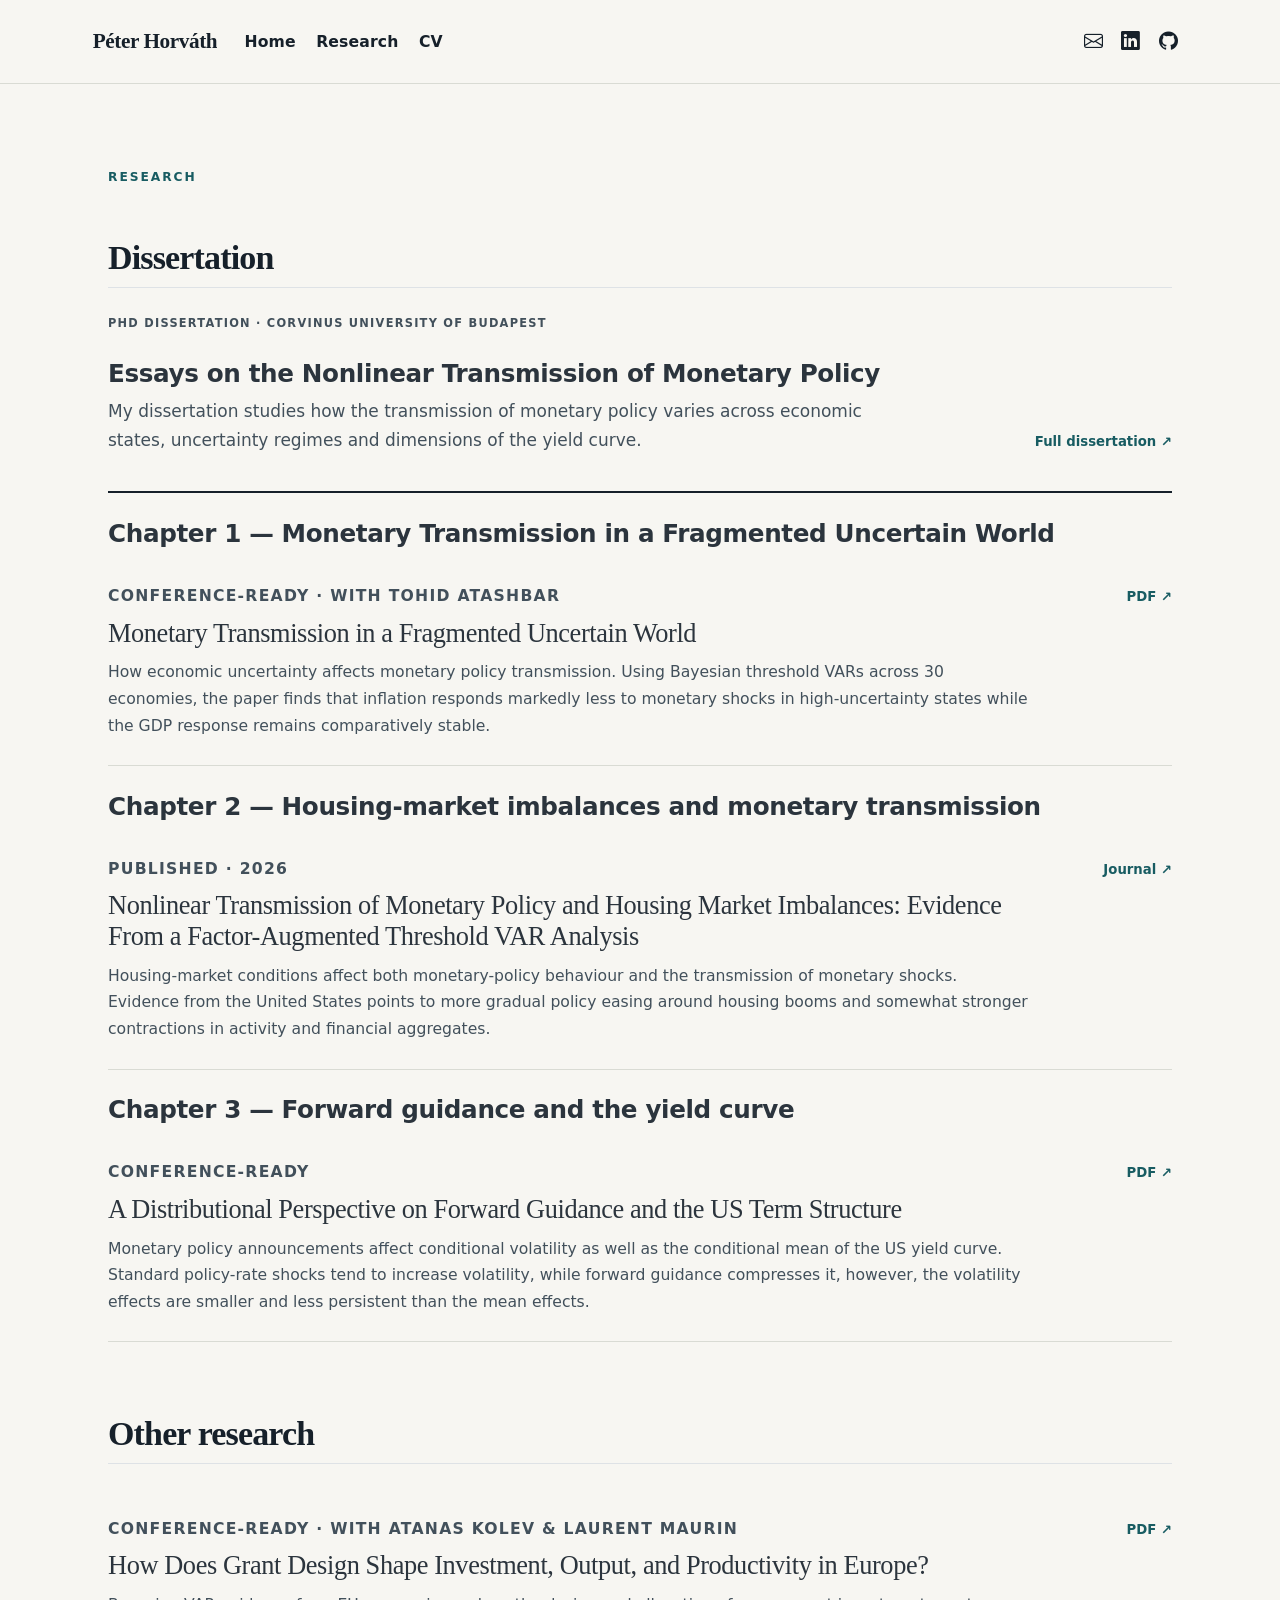
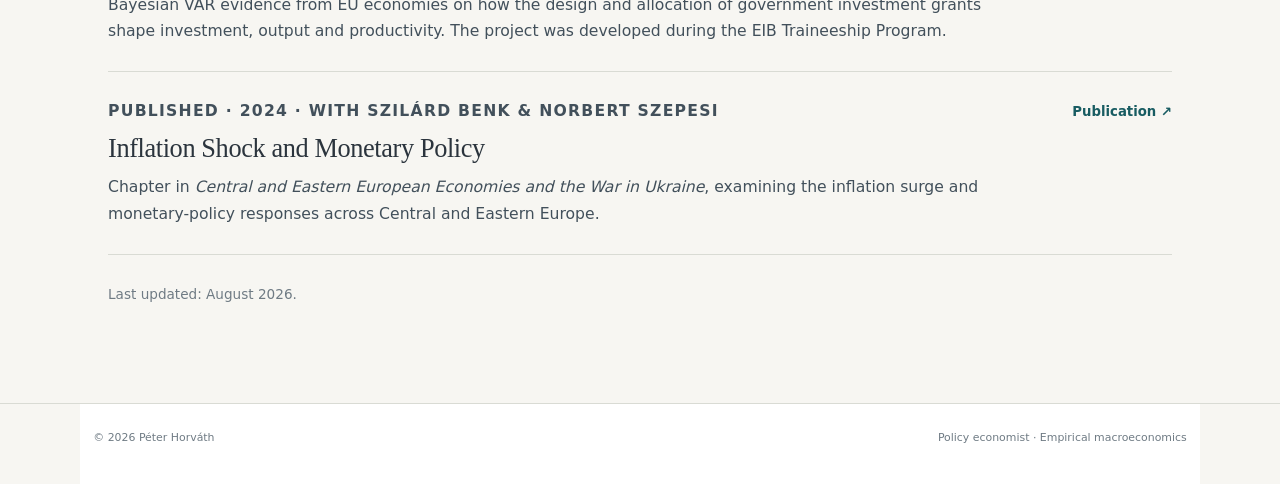
<file: docs/papers.html>
<!DOCTYPE html>
<html xmlns="http://www.w3.org/1999/xhtml" lang="en" xml:lang="en"><head>

<meta charset="utf-8">
<meta name="generator" content="quarto-1.10.18">

<meta name="viewport" content="width=device-width, initial-scale=1.0, user-scalable=yes">


<title>Research – Péter Horváth</title>
<style>
/* Default styles provided by pandoc.
** See https://pandoc.org/MANUAL.html#variables-for-html for config info.
*/
span.smallcaps{font-variant: small-caps;}
div.columns{display: flex; gap: 1.5em;}
div.column{flex: auto;}
@media screen {
div.columns{gap: min(4vw, 1.5em);}
div.column{overflow-x: auto;}
}
div.hanging-indent{margin-left: 1.5em; text-indent: -1.5em;}
ul.task-list{list-style: none;}
ul.task-list li input[type="checkbox"] {
  width: 0.8em;
  margin: 0 0.8em 0.2em -1em; /* quarto-specific, see https://github.com/quarto-dev/quarto-cli/issues/4556 */ 
  vertical-align: middle;
}
</style>


<script src="site_libs/quarto-nav/quarto-nav.js"></script>
<script src="site_libs/quarto-nav/headroom.min.js"></script>
<script src="site_libs/clipboard/clipboard.min.js"></script>
<script src="site_libs/quarto-html/quarto.js" type="module"></script>
<script src="site_libs/quarto-html/tabsets/tabsets.js" type="module"></script>
<script src="site_libs/quarto-html/popper.min.js"></script>
<script src="site_libs/quarto-html/tippy.umd.min.js"></script>
<link href="site_libs/quarto-html/tippy.css" rel="stylesheet">
<link href="site_libs/quarto-html/quarto-syntax-highlighting-64a204ab8560d761af7679ceaba22944.css" rel="stylesheet" id="quarto-text-highlighting-styles">
<script src="site_libs/bootstrap/bootstrap.min.js"></script>
<link href="site_libs/bootstrap/bootstrap-icons.css" rel="stylesheet">
<link href="site_libs/bootstrap/bootstrap-8b0c2eab50760186314691ee54c6c6b2.min.css" rel="stylesheet" append-hash="true" id="quarto-bootstrap" data-mode="light">
<script id="quarto-search-options" type="application/json">{
  "language": {
    "search-no-results-text": "No results",
    "search-matching-documents-text": "matching documents",
    "search-copy-link-title": "Copy link to search",
    "search-hide-matches-text": "Hide additional matches",
    "search-more-match-text": "more match in this document",
    "search-more-matches-text": "more matches in this document",
    "search-clear-button-title": "Clear",
    "search-text-placeholder": "",
    "search-detached-cancel-button-title": "Cancel",
    "search-submit-button-title": "Submit",
    "search-label": "Search"
  }
}</script>
<style>html{ scroll-behavior: smooth; }</style>


<link rel="stylesheet" href="styles.css">
</head>

<body class="nav-fixed fullcontent quarto-light">

<div id="quarto-search-results"></div>
  <header id="quarto-header" class="headroom fixed-top">
    <nav class="navbar navbar-expand-lg " data-bs-theme="dark">
      <div class="navbar-container container-fluid">
      <div class="navbar-brand-container mx-auto">
    <a class="navbar-brand" href="./index.html">
    <span class="navbar-title">Péter Horváth</span>
    </a>
  </div>
          <button class="navbar-toggler" type="button" data-bs-toggle="collapse" data-bs-target="#navbarCollapse" aria-controls="navbarCollapse" role="menu" aria-expanded="false" aria-label="Toggle navigation" onclick="if (window.quartoToggleHeadroom) { window.quartoToggleHeadroom(); }">
  <span class="navbar-toggler-icon"></span>
</button>
          <div class="collapse navbar-collapse" id="navbarCollapse">
            <ul class="navbar-nav navbar-nav-scroll me-auto">
  <li class="nav-item">
    <a class="nav-link" href="./index.html"> 
<span class="menu-text">Home</span></a>
  </li>  
  <li class="nav-item">
    <a class="nav-link active" href="./papers.html" aria-current="page"> 
<span class="menu-text">Research</span></a>
  </li>  
  <li class="nav-item">
    <a class="nav-link" href="./cv.html"> 
<span class="menu-text">CV</span></a>
  </li>  
</ul>
            <ul class="navbar-nav navbar-nav-scroll ms-auto">
  <li class="nav-item compact">
    <a class="nav-link" href="mailto:horvathpeter970217@gmail.com"> <i class="bi bi-envelope" role="img" aria-label="Email">
</i> 
<span class="menu-text"></span></a>
  </li>  
  <li class="nav-item compact">
    <a class="nav-link" href="https://www.linkedin.com/in/p%C3%A9ter-horv%C3%A1th-193090131/"> <i class="bi bi-linkedin" role="img" aria-label="LinkedIn">
</i> 
<span class="menu-text"></span></a>
  </li>  
  <li class="nav-item compact">
    <a class="nav-link" href="https://github.com/peterhorvath97"> <i class="bi bi-github" role="img" aria-label="GitHub">
</i> 
<span class="menu-text"></span></a>
  </li>  
</ul>
          </div> <!-- /navcollapse -->
            <div class="quarto-navbar-tools">
</div>
      </div> <!-- /container-fluid -->
    </nav>
</header>
<!-- content -->
<div id="quarto-content" class="quarto-container page-columns page-rows-contents page-layout-article page-navbar">
<!-- sidebar -->
<!-- margin-sidebar -->
    
<!-- main -->
<main class="content" id="quarto-document-content">

<header id="title-block-header" class="quarto-title-block default">
<div class="quarto-title">
<h1 class="title">Research</h1>
</div>



<div class="quarto-title-meta">

    
  
    
  </div>
  


</header>


<div class="page-hero compact">
<div class="page-hero-copy">
<div class="eyebrow">
<p>RESEARCH</p>
</div>
</div>
</div>
<section id="dissertation" class="level2">
<h2 data-anchor-id="dissertation">Dissertation</h2>
<div class="dissertation-head">
<div class="dissertation-copy">
<div class="card-kicker">
<p>PHD DISSERTATION · CORVINUS UNIVERSITY OF BUDAPEST</p>
</div>
<section id="essays-on-the-nonlinear-transmission-of-monetary-policy" class="level3">
<h3 data-anchor-id="essays-on-the-nonlinear-transmission-of-monetary-policy">Essays on the Nonlinear Transmission of Monetary Policy</h3>
<p>My dissertation studies how the transmission of monetary policy varies across economic states, uncertainty regimes and dimensions of the yield curve.</p>
</section>
</div>
<p><a href="papers/dissertation_HP_revised.pdf" class="text-link">Full dissertation ↗</a></p>
</div>
<section id="chapter-1-monetary-transmission-in-a-fragmented-uncertain-world" class="level3">
<h3 data-anchor-id="chapter-1-monetary-transmission-in-a-fragmented-uncertain-world">Chapter 1 — Monetary Transmission in a Fragmented Uncertain World</h3>
<div class="paper-row">
<div class="paper-copy">
<div class="paper-status">
<p>CONFERENCE-READY · WITH TOHID ATASHBAR</p>
</div>
<section id="monetary-transmission-in-a-fragmented-uncertain-world" class="level3">
<h3 data-anchor-id="monetary-transmission-in-a-fragmented-uncertain-world"><a href="papers/uncertainty_transmission.pdf">Monetary Transmission in a Fragmented Uncertain World</a></h3>
<p>How economic uncertainty affects monetary policy transmission. Using Bayesian threshold VARs across 30 economies, the paper finds that inflation responds markedly less to monetary shocks in high-uncertainty states while the GDP response remains comparatively stable.</p>
</section>
</div>
<p><a href="papers/uncertainty_transmission.pdf" class="text-link">PDF ↗</a></p>
</div>
</section>
<section id="chapter-2-housing-market-imbalances-and-monetary-transmission" class="level3">
<h3 data-anchor-id="chapter-2-housing-market-imbalances-and-monetary-transmission">Chapter 2 — Housing-market imbalances and monetary transmission</h3>
<div class="paper-row">
<div class="paper-copy">
<div class="paper-status">
<p>PUBLISHED · 2026</p>
</div>
<section id="nonlinear-transmission-of-monetary-policy-and-housing-market-imbalances-evidence-from-a-factor-augmented-threshold-var-analysis" class="level3">
<h3 data-anchor-id="nonlinear-transmission-of-monetary-policy-and-housing-market-imbalances-evidence-from-a-factor-augmented-threshold-var-analysis"><a href="https://doi.org/10.1111/manc.70034">Nonlinear Transmission of Monetary Policy and Housing Market Imbalances: Evidence From a Factor-Augmented Threshold VAR Analysis</a></h3>
<p>Housing-market conditions affect both monetary-policy behaviour and the transmission of monetary shocks. Evidence from the United States points to more gradual policy easing around housing booms and somewhat stronger contractions in activity and financial aggregates.</p>
</section>
</div>
<p><a href="https://doi.org/10.1111/manc.70034" class="text-link">Journal ↗</a></p>
</div>
</section>
<section id="chapter-3-forward-guidance-and-the-yield-curve" class="level3">
<h3 data-anchor-id="chapter-3-forward-guidance-and-the-yield-curve">Chapter 3 — Forward guidance and the yield curve</h3>
<div class="paper-row">
<div class="paper-copy">
<div class="paper-status">
<p>CONFERENCE-READY</p>
</div>
<section id="a-distributional-perspective-on-forward-guidance-and-the-us-term-structure" class="level3">
<h3 data-anchor-id="a-distributional-perspective-on-forward-guidance-and-the-us-term-structure"><a href="papers/forwardguidance_volatility.pdf">A Distributional Perspective on Forward Guidance and the US Term Structure</a></h3>
<p>Monetary policy announcements affect conditional volatility as well as the conditional mean of the US yield curve. Standard policy-rate shocks tend to increase volatility, while forward guidance compresses it, however, the volatility effects are smaller and less persistent than the mean effects.</p>
</section>
</div>
<p><a href="papers/forwardguidance_volatility.pdf" class="text-link">PDF ↗</a></p>
</div>
</section>
</section>
<section id="other-research" class="level2">
<h2 data-anchor-id="other-research">Other research</h2>
<div class="paper-row">
<div class="paper-copy">
<div class="paper-status">
<p>CONFERENCE-READY · WITH ATANAS KOLEV &amp; LAURENT MAURIN</p>
</div>
<section id="how-does-grant-design-shape-investment-output-and-productivity-in-europe" class="level3">
<h3 data-anchor-id="how-does-grant-design-shape-investment-output-and-productivity-in-europe"><a href="papers/macrogrants.pdf">How Does Grant Design Shape Investment, Output, and Productivity in Europe?</a></h3>
<p>Bayesian VAR evidence from EU economies on how the design and allocation of government investment grants shape investment, output and productivity. The project was developed during the EIB Traineeship Program.</p>
</section>
</div>
<p><a href="papers/macrogrants.pdf" class="text-link">PDF ↗</a></p>
</div>
<div class="paper-row">
<div class="paper-copy">
<div class="paper-status">
<p>PUBLISHED · 2024 · WITH SZILÁRD BENK &amp; NORBERT SZEPESI</p>
</div>
<section id="inflation-shock-and-monetary-policy" class="level3">
<h3 data-anchor-id="inflation-shock-and-monetary-policy"><a href="https://link.springer.com/chapter/10.1007/978-3-031-61561-0_4">Inflation Shock and Monetary Policy</a></h3>
<p>Chapter in <em>Central and Eastern European Economies and the War in Ukraine</em>, examining the inflation surge and monetary-policy responses across Central and Eastern Europe.</p>
</section>
</div>
<p><a href="https://link.springer.com/chapter/10.1007/978-3-031-61561-0_4" class="text-link">Publication ↗</a></p>
</div>
<div class="research-footer">
<p>Last updated: August 2026.</p>
</div>


</section>

</main> <!-- /main -->
<script id="quarto-html-after-body" type="application/javascript">
  window.document.addEventListener("DOMContentLoaded", function (event) {
    const isCodeAnnotation = (el) => {
      for (const clz of el.classList) {
        if (clz.startsWith('code-annotation-')) {                     
          return true;
        }
      }
      return false;
    }
    const onCopySuccess = function(e) {
      // button target
      const button = e.trigger;
      // don't keep focus
      button.blur();
      // flash "checked"
      button.classList.add('code-copy-button-checked');
      var currentTitle = button.getAttribute("title");
      button.setAttribute("title", "Copied!");
      let tooltip;
      if (window.bootstrap) {
        button.setAttribute("data-bs-toggle", "tooltip");
        button.setAttribute("data-bs-placement", "left");
        button.setAttribute("data-bs-title", "Copied!");
        tooltip = new bootstrap.Tooltip(button, 
          { trigger: "manual", 
            customClass: "code-copy-button-tooltip",
            offset: [0, -8]});
        tooltip.show();    
      }
      setTimeout(function() {
        if (tooltip) {
          tooltip.hide();
          button.removeAttribute("data-bs-title");
          button.removeAttribute("data-bs-toggle");
          button.removeAttribute("data-bs-placement");
        }
        button.setAttribute("title", currentTitle);
        button.classList.remove('code-copy-button-checked');
      }, 1000);
      // clear code selection
      e.clearSelection();
    }
    const getTextToCopy = function(trigger) {
      const outerScaffold = trigger.parentElement.cloneNode(true);
      const codeEl = outerScaffold.querySelector('code');
      for (const childEl of codeEl.children) {
        if (isCodeAnnotation(childEl)) {
          childEl.remove();
        }
      }
      return codeEl.innerText;
    }
    const clipboard = new window.ClipboardJS('.code-copy-button:not([data-in-quarto-modal])', {
      text: getTextToCopy
    });
    clipboard.on('success', onCopySuccess);
    if (window.document.getElementById('quarto-embedded-source-code-modal')) {
      const clipboardModal = new window.ClipboardJS('.code-copy-button[data-in-quarto-modal]', {
        text: getTextToCopy,
        container: window.document.getElementById('quarto-embedded-source-code-modal')
      });
      clipboardModal.on('success', onCopySuccess);
    }
      var localhostRegex = new RegExp(/^(?:http|https):\/\/localhost\:?[0-9]*\//);
      var mailtoRegex = new RegExp(/^mailto:/);
        var filterRegex = new RegExp('/' + window.location.host + '/');
      var isInternal = (href) => {
          return filterRegex.test(href) || localhostRegex.test(href) || mailtoRegex.test(href);
      }
      // Inspect non-navigation links and adorn them if external
     var links = window.document.querySelectorAll('a[href]:not(.nav-link):not(.navbar-brand):not(.toc-action):not(.sidebar-link):not(.sidebar-item-toggle):not(.pagination-link):not(.no-external):not([aria-hidden]):not(.dropdown-item):not(.quarto-navigation-tool):not(.about-link)');
      for (var i=0; i<links.length; i++) {
        const link = links[i];
        if (!isInternal(link.href)) {
          // undo the damage that might have been done by quarto-nav.js in the case of
          // links that we want to consider external
          if (link.dataset.originalHref !== undefined) {
            link.href = link.dataset.originalHref;
          }
            // target, if specified
            link.setAttribute("target", "_blank");
            if (link.getAttribute("rel") === null) {
              link.setAttribute("rel", "noopener");
            }
        }
      }
    function tippyHover(el, contentFn, onTriggerFn, onUntriggerFn) {
      const config = {
        allowHTML: true,
        maxWidth: 500,
        delay: 100,
        arrow: false,
        appendTo: function(el) {
            return el.parentElement;
        },
        interactive: true,
        interactiveBorder: 10,
        theme: 'quarto',
        placement: 'bottom-start',
      };
      if (contentFn) {
        config.content = contentFn;
      }
      if (onTriggerFn) {
        config.onTrigger = onTriggerFn;
      }
      if (onUntriggerFn) {
        config.onUntrigger = onUntriggerFn;
      }
      window.tippy(el, config); 
    }
    const noterefs = window.document.querySelectorAll('a[role="doc-noteref"]');
    for (var i=0; i<noterefs.length; i++) {
      const ref = noterefs[i];
      tippyHover(ref, function() {
        // use id or data attribute instead here
        let href = ref.getAttribute('data-footnote-href') || ref.getAttribute('href');
        try { href = new URL(href).hash; } catch {}
        const id = href.replace(/^#\/?/, "");
        const note = window.document.getElementById(id);
        if (note) {
          return note.innerHTML;
        } else {
          return "";
        }
      });
    }
    const xrefs = window.document.querySelectorAll('a.quarto-xref');
    const processXRef = (id, note) => {
      // Strip column container classes
      const stripColumnClz = (el) => {
        el.classList.remove("page-full", "page-columns");
        if (el.children) {
          for (const child of el.children) {
            stripColumnClz(child);
          }
        }
      }
      stripColumnClz(note)
      if (id === null || id.startsWith('sec-')) {
        // Special case sections, only their first couple elements
        const container = document.createElement("div");
        if (note.children && note.children.length > 2) {
          container.appendChild(note.children[0].cloneNode(true));
          for (let i = 1; i < note.children.length; i++) {
            const child = note.children[i];
            if (child.tagName === "P" && child.innerText === "") {
              continue;
            } else {
              container.appendChild(child.cloneNode(true));
              break;
            }
          }
          if (window.Quarto?.typesetMath) {
            window.Quarto.typesetMath(container);
          }
          return container.innerHTML
        } else {
          if (window.Quarto?.typesetMath) {
            window.Quarto.typesetMath(note);
          }
          return note.innerHTML;
        }
      } else {
        // Remove any anchor links if they are present
        const anchorLink = note.querySelector('a.anchorjs-link');
        if (anchorLink) {
          anchorLink.remove();
        }
        if (window.Quarto?.typesetMath) {
          window.Quarto.typesetMath(note);
        }
        if (note.classList.contains("callout")) {
          return note.outerHTML;
        } else {
          return note.innerHTML;
        }
      }
    }
    for (var i=0; i<xrefs.length; i++) {
      const xref = xrefs[i];
      tippyHover(xref, undefined, function(instance) {
        instance.disable();
        let url = xref.getAttribute('href');
        let hash = undefined; 
        if (url.startsWith('#')) {
          hash = url;
        } else {
          try { hash = new URL(url).hash; } catch {}
        }
        if (hash) {
          const id = hash.replace(/^#\/?/, "");
          const note = window.document.getElementById(id);
          if (note !== null) {
            try {
              const html = processXRef(id, note.cloneNode(true));
              instance.setContent(html);
            } finally {
              instance.enable();
              instance.show();
            }
          } else {
            // See if we can fetch this
            fetch(url.split('#')[0])
            .then(res => res.text())
            .then(html => {
              const parser = new DOMParser();
              const htmlDoc = parser.parseFromString(html, "text/html");
              const note = htmlDoc.getElementById(id);
              if (note !== null) {
                const html = processXRef(id, note);
                instance.setContent(html);
              } 
            }).finally(() => {
              instance.enable();
              instance.show();
            });
          }
        } else {
          // See if we can fetch a full url (with no hash to target)
          // This is a special case and we should probably do some content thinning / targeting
          fetch(url)
          .then(res => res.text())
          .then(html => {
            const parser = new DOMParser();
            const htmlDoc = parser.parseFromString(html, "text/html");
            const note = htmlDoc.querySelector('main.content');
            if (note !== null) {
              // This should only happen for chapter cross references
              // (since there is no id in the URL)
              // remove the first header
              if (note.children.length > 0 && note.children[0].tagName === "HEADER") {
                note.children[0].remove();
              }
              const html = processXRef(null, note);
              instance.setContent(html);
            } 
          }).finally(() => {
            instance.enable();
            instance.show();
          });
        }
      }, function(instance) {
      });
    }
        let selectedAnnoteEl;
        const selectorForAnnotation = ( cell, annotation) => {
          let cellAttr = 'data-code-cell="' + cell + '"';
          let lineAttr = 'data-code-annotation="' +  annotation + '"';
          const selector = 'span[' + cellAttr + '][' + lineAttr + ']';
          return selector;
        }
        const selectCodeLines = (annoteEl) => {
          const doc = window.document;
          const targetCell = annoteEl.getAttribute("data-target-cell");
          const targetAnnotation = annoteEl.getAttribute("data-target-annotation");
          const annoteSpan = window.document.querySelector(selectorForAnnotation(targetCell, targetAnnotation));
          const lines = annoteSpan.getAttribute("data-code-lines").split(",");
          const lineIds = lines.map((line) => {
            return targetCell + "-" + line;
          })
          let top = null;
          let height = null;
          let parent = null;
          if (lineIds.length > 0) {
              //compute the position of the single el (top and bottom and make a div)
              const el = window.document.getElementById(lineIds[0]);
              top = el.offsetTop;
              height = el.offsetHeight;
              parent = el.parentElement.parentElement;
            if (lineIds.length > 1) {
              const lastEl = window.document.getElementById(lineIds[lineIds.length - 1]);
              const bottom = lastEl.offsetTop + lastEl.offsetHeight;
              height = bottom - top;
            }
            if (top !== null && height !== null && parent !== null) {
              // cook up a div (if necessary) and position it 
              let div = window.document.getElementById("code-annotation-line-highlight");
              if (div === null) {
                div = window.document.createElement("div");
                div.setAttribute("id", "code-annotation-line-highlight");
                div.style.position = 'absolute';
                parent.appendChild(div);
              }
              div.style.top = top - 2 + "px";
              div.style.height = height + 4 + "px";
              div.style.left = 0;
              let gutterDiv = window.document.getElementById("code-annotation-line-highlight-gutter");
              if (gutterDiv === null) {
                gutterDiv = window.document.createElement("div");
                gutterDiv.setAttribute("id", "code-annotation-line-highlight-gutter");
                gutterDiv.style.position = 'absolute';
                const codeCell = window.document.getElementById(targetCell);
                const gutter = codeCell.querySelector('.code-annotation-gutter');
                gutter.appendChild(gutterDiv);
              }
              gutterDiv.style.top = top - 2 + "px";
              gutterDiv.style.height = height + 4 + "px";
            }
            selectedAnnoteEl = annoteEl;
          }
        };
        const unselectCodeLines = () => {
          const elementsIds = ["code-annotation-line-highlight", "code-annotation-line-highlight-gutter"];
          elementsIds.forEach((elId) => {
            const div = window.document.getElementById(elId);
            if (div) {
              div.remove();
            }
          });
          selectedAnnoteEl = undefined;
        };
          // Handle positioning of the toggle
      window.addEventListener(
        "resize",
        throttle(() => {
          elRect = undefined;
          if (selectedAnnoteEl) {
            selectCodeLines(selectedAnnoteEl);
          }
        }, 10)
      );
      function throttle(fn, ms) {
      let throttle = false;
      let timer;
        return (...args) => {
          if(!throttle) { // first call gets through
              fn.apply(this, args);
              throttle = true;
          } else { // all the others get throttled
              if(timer) clearTimeout(timer); // cancel #2
              timer = setTimeout(() => {
                fn.apply(this, args);
                timer = throttle = false;
              }, ms);
          }
        };
      }
        // Attach click handler to the DT
        const annoteDls = window.document.querySelectorAll('dt[data-target-cell]');
        for (const annoteDlNode of annoteDls) {
          annoteDlNode.addEventListener('click', (event) => {
            const clickedEl = event.target;
            if (clickedEl !== selectedAnnoteEl) {
              unselectCodeLines();
              const activeEl = window.document.querySelector('dt[data-target-cell].code-annotation-active');
              if (activeEl) {
                activeEl.classList.remove('code-annotation-active');
              }
              selectCodeLines(clickedEl);
              clickedEl.classList.add('code-annotation-active');
            } else {
              // Unselect the line
              unselectCodeLines();
              clickedEl.classList.remove('code-annotation-active');
            }
          });
        }
    const findCites = (el) => {
      const parentEl = el.parentElement;
      if (parentEl) {
        const cites = parentEl.dataset.cites;
        if (cites) {
          return {
            el,
            cites: cites.split(' ')
          };
        } else {
          return findCites(el.parentElement)
        }
      } else {
        return undefined;
      }
    };
    var bibliorefs = window.document.querySelectorAll('a[role="doc-biblioref"]');
    for (var i=0; i<bibliorefs.length; i++) {
      const ref = bibliorefs[i];
      const citeInfo = findCites(ref);
      if (citeInfo) {
        tippyHover(citeInfo.el, function() {
          var popup = window.document.createElement('div');
          citeInfo.cites.forEach(function(cite) {
            var citeDiv = window.document.createElement('div');
            citeDiv.classList.add('hanging-indent');
            citeDiv.classList.add('csl-entry');
            var biblioDiv = window.document.getElementById('ref-' + cite);
            if (biblioDiv) {
              citeDiv.innerHTML = biblioDiv.innerHTML;
            }
            popup.appendChild(citeDiv);
          });
          return popup.innerHTML;
        });
      }
    }
  });
  </script>
</div> <!-- /content -->
<footer class="footer">
  <div class="nav-footer">
    <div class="nav-footer-left">
<p>© 2026 Péter Horváth</p>
</div>   
    <div class="nav-footer-center">
      &nbsp;
    </div>
    <div class="nav-footer-right">
      <ul class="footer-items list-unstyled">
    <li class="nav-item">
 Policy economist · Empirical macroeconomics
  </li>  
</ul>
    </div>
  </div>
</footer>




<script src="site_libs/quarto-html/zenscroll-min.js"></script>
</body></html>
</file>
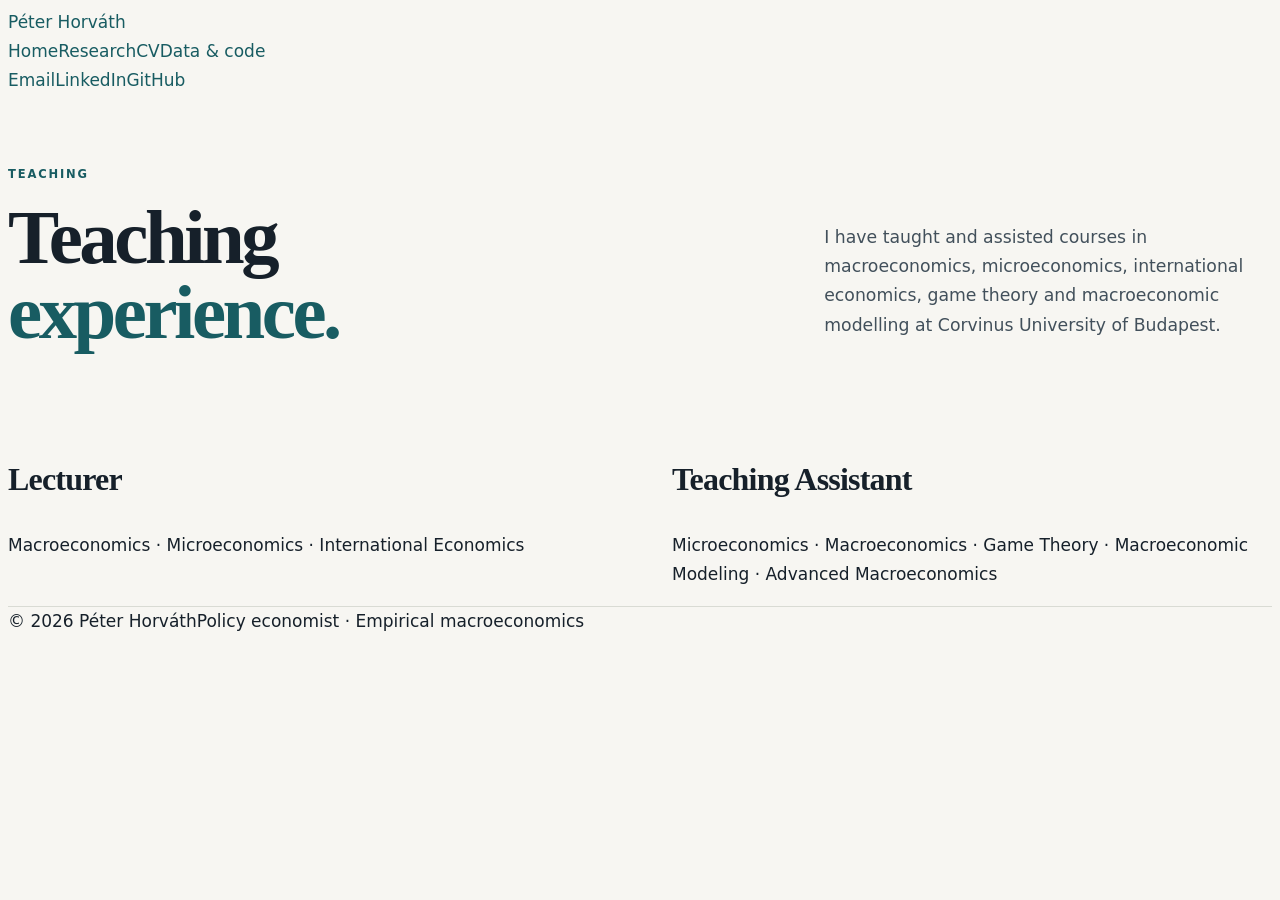
<file: docs/teaching.html>
<!doctype html><html lang="en"><head><meta charset="utf-8"><meta name="viewport" content="width=device-width, initial-scale=1"><meta name="description" content="Péter Horváth — policy economist working on empirical macroeconomics, monetary policy and econometric modelling."><title>Teaching — Péter Horváth</title><link rel="stylesheet" href="styles.css"></head><body><header class="site-header"><div class="nav-inner"><a class="brand" href="index.html">Péter Horváth</a><nav><a href="index.html" data-page="home">Home</a><a href="papers.html" data-page="research">Research</a><a href="cv.html" data-page="cv">CV</a><a href="codes.html" data-page="codes">Data &amp; code</a></nav><div class="nav-social"><a href="mailto:horvathpeter970217@gmail.com" aria-label="Email">Email</a><a href="https://www.linkedin.com/in/p%C3%A9ter-horv%C3%A1th-193090131/" target="_blank" rel="noreferrer" aria-label="LinkedIn">LinkedIn</a><a href="https://github.com/peterhorvath97" target="_blank" rel="noreferrer" aria-label="GitHub">GitHub</a></div></div></header><main><section class="page-hero compact"><div><div class="eyebrow">TEACHING</div><h1>Teaching<br><span>experience.</span></h1></div><p>I have taught and assisted courses in macroeconomics, microeconomics, international economics, game theory and macroeconomic modelling at Corvinus University of Budapest.</p></section><section><div class="two-col"><div><h2>Lecturer</h2><p>Macroeconomics · Microeconomics · International Economics</p></div><div><h2>Teaching Assistant</h2><p>Microeconomics · Macroeconomics · Game Theory · Macroeconomic Modeling · Advanced Macroeconomics</p></div></div></section></main><footer><div class="footer-inner"><span>© 2026 Péter Horváth</span><span>Policy economist · Empirical macroeconomics</span></div></footer><script>document.querySelectorAll('nav a').forEach(a=>a.dataset.page===''&&a.classList.add('active'));</script></body></html>
</file>
<file: docs/site_libs/quarto-html/tippy.css>
.tippy-box[data-animation=fade][data-state=hidden]{opacity:0}[data-tippy-root]{max-width:calc(100vw - 10px)}.tippy-box{position:relative;background-color:#333;color:#fff;border-radius:4px;font-size:14px;line-height:1.4;white-space:normal;outline:0;transition-property:transform,visibility,opacity}.tippy-box[data-placement^=top]>.tippy-arrow{bottom:0}.tippy-box[data-placement^=top]>.tippy-arrow:before{bottom:-7px;left:0;border-width:8px 8px 0;border-top-color:initial;transform-origin:center top}.tippy-box[data-placement^=bottom]>.tippy-arrow{top:0}.tippy-box[data-placement^=bottom]>.tippy-arrow:before{top:-7px;left:0;border-width:0 8px 8px;border-bottom-color:initial;transform-origin:center bottom}.tippy-box[data-placement^=left]>.tippy-arrow{right:0}.tippy-box[data-placement^=left]>.tippy-arrow:before{border-width:8px 0 8px 8px;border-left-color:initial;right:-7px;transform-origin:center left}.tippy-box[data-placement^=right]>.tippy-arrow{left:0}.tippy-box[data-placement^=right]>.tippy-arrow:before{left:-7px;border-width:8px 8px 8px 0;border-right-color:initial;transform-origin:center right}.tippy-box[data-inertia][data-state=visible]{transition-timing-function:cubic-bezier(.54,1.5,.38,1.11)}.tippy-arrow{width:16px;height:16px;color:#333}.tippy-arrow:before{content:"";position:absolute;border-color:transparent;border-style:solid}.tippy-content{position:relative;padding:5px 9px;z-index:1}
</file>
<file: docs/site_libs/quarto-html/quarto-syntax-highlighting-64a204ab8560d761af7679ceaba22944.css>
/* quarto syntax highlight colors */
:root {
  --quarto-hl-ot-color: #003B4F;
  --quarto-hl-at-color: #657422;
  --quarto-hl-ss-color: #20794D;
  --quarto-hl-an-color: #5E5E5E;
  --quarto-hl-fu-color: #4758AB;
  --quarto-hl-st-color: #20794D;
  --quarto-hl-cf-color: #003B4F;
  --quarto-hl-op-color: #5E5E5E;
  --quarto-hl-er-color: #AD0000;
  --quarto-hl-bn-color: #AD0000;
  --quarto-hl-al-color: #AD0000;
  --quarto-hl-va-color: #111111;
  --quarto-hl-bu-color: inherit;
  --quarto-hl-ex-color: inherit;
  --quarto-hl-pp-color: #AD0000;
  --quarto-hl-in-color: #5E5E5E;
  --quarto-hl-vs-color: #20794D;
  --quarto-hl-wa-color: #5E5E5E;
  --quarto-hl-do-color: #5E5E5E;
  --quarto-hl-im-color: #00769E;
  --quarto-hl-ch-color: #20794D;
  --quarto-hl-dt-color: #AD0000;
  --quarto-hl-fl-color: #AD0000;
  --quarto-hl-co-color: #5E5E5E;
  --quarto-hl-cv-color: #5E5E5E;
  --quarto-hl-cn-color: #8f5902;
  --quarto-hl-sc-color: #5E5E5E;
  --quarto-hl-dv-color: #AD0000;
  --quarto-hl-kw-color: #003B4F;
}

/* other quarto variables */
:root {
  --quarto-font-monospace: SFMono-Regular, Menlo, Monaco, Consolas, "Liberation Mono", "Courier New", monospace;
}

/* syntax highlight based on Pandoc's rules */
pre > code.sourceCode > span {
  color: #003B4F;
}

code.sourceCode > span {
  color: #003B4F;
}

div.sourceCode,
div.sourceCode pre.sourceCode {
  color: #003B4F;
}

/* Normal */
code span {
  color: #003B4F;
}

/* Alert */
code span.al {
  color: #AD0000;
  font-style: inherit;
}

/* Annotation */
code span.an {
  color: #5E5E5E;
  font-style: inherit;
}

/* Attribute */
code span.at {
  color: #657422;
  font-style: inherit;
}

/* BaseN */
code span.bn {
  color: #AD0000;
  font-style: inherit;
}

/* BuiltIn */
code span.bu {
  font-style: inherit;
}

/* ControlFlow */
code span.cf {
  color: #003B4F;
  font-weight: bold;
  font-style: inherit;
}

/* Char */
code span.ch {
  color: #20794D;
  font-style: inherit;
}

/* Constant */
code span.cn {
  color: #8f5902;
  font-style: inherit;
}

/* Comment */
code span.co {
  color: #5E5E5E;
  font-style: inherit;
}

/* CommentVar */
code span.cv {
  color: #5E5E5E;
  font-style: italic;
}

/* Documentation */
code span.do {
  color: #5E5E5E;
  font-style: italic;
}

/* DataType */
code span.dt {
  color: #AD0000;
  font-style: inherit;
}

/* DecVal */
code span.dv {
  color: #AD0000;
  font-style: inherit;
}

/* Error */
code span.er {
  color: #AD0000;
  font-style: inherit;
}

/* Extension */
code span.ex {
  font-style: inherit;
}

/* Float */
code span.fl {
  color: #AD0000;
  font-style: inherit;
}

/* Function */
code span.fu {
  color: #4758AB;
  font-style: inherit;
}

/* Import */
code span.im {
  color: #00769E;
  font-style: inherit;
}

/* Information */
code span.in {
  color: #5E5E5E;
  font-style: inherit;
}

/* Keyword */
code span.kw {
  color: #003B4F;
  font-weight: bold;
  font-style: inherit;
}

/* Operator */
code span.op {
  color: #5E5E5E;
  font-style: inherit;
}

/* Other */
code span.ot {
  color: #003B4F;
  font-style: inherit;
}

/* Preprocessor */
code span.pp {
  color: #AD0000;
  font-style: inherit;
}

/* SpecialChar */
code span.sc {
  color: #5E5E5E;
  font-style: inherit;
}

/* SpecialString */
code span.ss {
  color: #20794D;
  font-style: inherit;
}

/* String */
code span.st {
  color: #20794D;
  font-style: inherit;
}

/* Variable */
code span.va {
  color: #111111;
  font-style: inherit;
}

/* VerbatimString */
code span.vs {
  color: #20794D;
  font-style: inherit;
}

/* Warning */
code span.wa {
  color: #5E5E5E;
  font-style: italic;
}

.prevent-inlining {
  content: "</";
}

/*# sourceMappingURL=9d8d5bb603a83b8298b89080a598c93b.css.map */
</file>
<file: docs/styles.css>
:root {
  --ink: #16202a;
  --ink-soft: #42505b;
  --muted: #6f7b84;
  --paper: #f7f6f2;
  --paper-2: #efeee8;
  --line: #d9dbd4;
  --accent: #185c62;
  --accent-2: #c7a66a;
  --white: #ffffff;
  --max: 1120px;
  --serif: Georgia, 'Times New Roman', serif;
  --sans: Inter, ui-sans-serif, system-ui, -apple-system, BlinkMacSystemFont, 'Segoe UI', sans-serif;
}

html { scroll-behavior: smooth; }
body {
  background: var(--paper);
  color: var(--ink);
  font-family: var(--sans);
  font-size: 17px;
  line-height: 1.7;
}

.navbar {
  border-bottom: 1px solid var(--line);
  background: rgba(247,246,242,.96) !important;
  backdrop-filter: blur(10px);
  padding: 1rem 0;
}
.navbar .container-fluid { max-width: var(--max); }
.navbar-brand { font-family: var(--serif); font-size: 1.25rem; font-weight: 700; letter-spacing: -.02em; }
.navbar-nav .nav-link { color: var(--ink) !important; font-size: .92rem; font-weight: 600; letter-spacing: .01em; }
.navbar-nav .nav-link:hover { color: var(--accent) !important; }
.navbar .quarto-navigation-tools a { color: var(--ink); opacity: .75; }
.navbar .quarto-navigation-tools a:hover { color: var(--accent); opacity: 1; }

.page-columns { display: block !important; }
#quarto-content { max-width: none !important; }
main.content { max-width: var(--max); margin: 0 auto; padding: 0 28px 80px; }

.quarto-title-block { display: none; }
footer { border-top: 1px solid var(--line); background: var(--paper) !important; }
footer .nav-footer { max-width: var(--max); margin: 0 auto; padding: 22px 28px; color: var(--muted); font-size: .78rem; }

h1, h2, h3, h4 { color: var(--ink); }
h1, h2 { font-family: var(--serif); }
h2 { font-size: 2rem; margin-top: 4.2rem; margin-bottom: 1.5rem; letter-spacing: -.025em; }
h3 { letter-spacing: -.015em; }
a { color: var(--accent); text-decoration: none; }
a:hover { color: #103f43; }

.hero {
  min-height: 650px;
  display: grid;
  grid-template-columns: 1.35fr .65fr;
  gap: 64px;
  align-items: center;
  padding: 68px 0 55px;
}
.eyebrow { color: var(--accent); font-size: .72rem; line-height: 1.3; letter-spacing: .16em; font-weight: 800; }
.hero h1, .page-hero h1 { font-size: clamp(3.4rem, 7vw, 6.6rem); line-height: .98; margin: 18px 0 26px; letter-spacing: -.045em; }
.hero h1 span, .page-hero h1 span { color: var(--accent); }
.lede { max-width: 720px; font-size: 1.15rem; line-height: 1.75; color: var(--ink-soft); }
.hero-links { display: flex; gap: 12px; margin: 30px 0 20px; flex-wrap: wrap; }
.btn { display: inline-flex; align-items: center; gap: 9px; padding: 11px 18px; border-radius: 999px; font-size: .88rem; font-weight: 800; border: 1px solid transparent; transition: .18s ease; }
.btn-primary { color: #fff; background: var(--accent); }
.btn-primary:hover { color: #fff; background: #124b50; transform: translateY(-1px); }
.btn-secondary { color: var(--ink); background: transparent; border-color: var(--line); }
.btn-secondary:hover { color: var(--ink); border-color: #b4b9b0; background: #f1f0ea; }
.quick-links { display: flex; gap: 18px; flex-wrap: wrap; font-size: .84rem; font-weight: 700; }
.quick-links a { color: var(--muted); }
.quick-links a:hover { color: var(--accent); }

.hero-visual { justify-self: end; width: min(100%, 360px); }
.portrait-frame { padding: 14px; background: #e6e4dc; position: relative; }
.portrait-frame:before { content: ''; position: absolute; inset: 14px; border: 1px solid rgba(255,255,255,.75); pointer-events: none; }
.portrait-frame img { display: block; width: 100%; aspect-ratio: 1 / 1.06; object-fit: cover; filter: saturate(.82) contrast(.98); }
.portrait-note { display: flex; justify-content: space-between; gap: 14px; color: var(--muted); font-size: .72rem; padding-top: 10px; text-transform: uppercase; letter-spacing: .07em; }

.signal-row { display: grid; grid-template-columns: repeat(3, 1fr); border-top: 1px solid var(--line); border-bottom: 1px solid var(--line); }
.signal-row div { padding: 19px 18px 21px; border-right: 1px solid var(--line); }
.signal-row div:last-child { border-right: 0; }
.signal-row strong, .signal-row span { display: block; }
.signal-row strong { font-size: .76rem; text-transform: uppercase; letter-spacing: .08em; color: var(--accent); }
.signal-row span { color: var(--ink-soft); font-size: .94rem; margin-top: 2px; }

.two-col { display: grid; grid-template-columns: 1fr 1fr; gap: 64px; align-items: start; }
.section-intro { font-size: 1.28rem; line-height: 1.55; color: var(--ink); }
.focus-list { border-top: 1px solid var(--line); }
.focus-list > div { display: grid; grid-template-columns: 38px 1fr; column-gap: 12px; padding: 16px 0; border-bottom: 1px solid var(--line); }
.focus-list span { grid-row: span 2; color: var(--accent-2); font-family: var(--serif); font-size: 1.1rem; }
.focus-list strong { font-size: .97rem; }
.focus-list small { color: var(--muted); font-size: .82rem; line-height: 1.5; }

.research-grid { display: grid; grid-template-columns: repeat(2, 1fr); gap: 16px; }
.research-card { display: flex; flex-direction: column; min-height: 260px; border: 1px solid var(--line); background: rgba(255,255,255,.24); padding: 26px; color: var(--ink); transition: .2s ease; }
.research-card:hover { color: var(--ink); transform: translateY(-3px); border-color: #c3c7bf; background: rgba(255,255,255,.5); }
.research-card.featured { background: #ecebe4; }
.card-kicker, .paper-status { font-size: .67rem; letter-spacing: .11em; font-weight: 800; color: var(--accent); text-transform: uppercase; }
.research-card h3 { font-family: var(--serif); font-size: 1.48rem; line-height: 1.15; margin: 15px 0 11px; }
.research-card p { color: var(--ink-soft); font-size: .9rem; line-height: 1.55; margin-bottom: 18px; }
.card-link { margin-top: auto; font-size: .78rem; font-weight: 800; color: var(--accent); }
.section-more { text-align: right; margin-top: 15px; font-size: .85rem; font-weight: 800; }

.experience-grid { display: grid; grid-template-columns: repeat(3, 1fr); gap: 24px; }
.experience-item { padding-top: 18px; border-top: 2px solid var(--ink); }
.experience-date { font-size: .7rem; color: var(--accent); letter-spacing: .09em; text-transform: uppercase; font-weight: 800; }
.experience-item h3 { font-family: var(--serif); font-size: 1.35rem; line-height: 1.15; margin: 10px 0 3px; }
.experience-item .role { margin: 0 0 10px; font-weight: 700; font-size: .86rem; }
.experience-item p:last-child { color: var(--ink-soft); font-size: .88rem; line-height: 1.55; }

.closing-panel { margin-top: 72px; padding: 38px 40px; background: var(--ink); color: #f8f7f2; display: flex; justify-content: space-between; gap: 35px; align-items: center; }
.closing-panel h2 { color: #f8f7f2; margin: 9px 0 8px; font-size: clamp(1.8rem, 3vw, 2.5rem); }
.closing-panel p { color: #cbd1d4; margin: 0; max-width: 640px; }
.closing-panel .eyebrow { color: var(--accent-2); }

.page-hero { padding: 72px 0 35px; display: grid; grid-template-columns: 1.25fr .75fr; gap: 70px; align-items: end; }
.page-hero.compact h1 { margin-bottom: 0; font-size: clamp(3rem, 6vw, 5rem); }
.page-hero > p { color: var(--ink-soft); font-size: 1.08rem; max-width: 520px; justify-self: end; margin-bottom: 10px; }
.page-hero .btn { justify-self: end; }
.research-note { display: flex; gap: 18px; padding: 16px 0; border-top: 1px solid var(--line); border-bottom: 1px solid var(--line); font-size: .83rem; }
.research-note strong { color: var(--accent); text-transform: uppercase; letter-spacing: .08em; font-size: .7rem; white-space: nowrap; }
.research-note span { color: var(--muted); }

.dissertation-head { display: flex; justify-content: space-between; gap: 30px; padding: 0 0 20px; border-bottom: 2px solid var(--ink); align-items: end; }
.dissertation-head h2 { font-size: clamp(1.9rem, 4vw, 2.9rem); margin: 9px 0 8px; }
.dissertation-head p { color: var(--ink-soft); max-width: 760px; }
.text-link { font-size: .78rem; font-weight: 800; white-space: nowrap; }
.paper-row { display: grid; grid-template-columns: 1fr auto; gap: 25px; padding: 26px 0; border-bottom: 1px solid var(--line); }
.paper-row h3 { font-family: var(--serif); font-size: 1.55rem; line-height: 1.17; margin: 9px 0 10px; max-width: 900px; }
.paper-row h3 a { color: var(--ink); }
.paper-row h3 a:hover { color: var(--accent); }
.paper-row p { max-width: 920px; color: var(--ink-soft); margin-bottom: 0; font-size: .92rem; }
.research-footer { margin-top: 28px; color: var(--muted); font-size: .8rem; }

.cv-summary { display: grid; grid-template-columns: repeat(3, 1fr); border-top: 1px solid var(--line); border-bottom: 1px solid var(--line); margin-bottom: 46px; }
.cv-summary > div { padding: 17px 15px 19px; border-right: 1px solid var(--line); }
.cv-summary > div:last-child { border-right: 0; }
.cv-summary strong, .cv-summary span { display: block; }
.cv-summary strong { color: var(--accent); font-size: .71rem; text-transform: uppercase; letter-spacing: .09em; }
.cv-summary span { font-size: .9rem; color: var(--ink-soft); }
.cv-item { display: grid; grid-template-columns: 150px 1fr; gap: 28px; padding: 22px 0; border-bottom: 1px solid var(--line); }
.cv-date { font-size: .72rem; color: var(--muted); text-transform: uppercase; letter-spacing: .07em; line-height: 1.45; padding-top: 5px; }
.cv-item h3 { font-family: var(--serif); font-size: 1.25rem; margin: 0 0 6px; }
.cv-item p { margin: 0; color: var(--ink-soft); font-size: .91rem; }
.cv-research { display: grid; grid-template-columns: 1fr 1fr; gap: 14px; }
.cv-research > div { padding: 20px; border: 1px solid var(--line); background: rgba(255,255,255,.18); }
.cv-research strong, .cv-research small { display: block; }
.cv-research strong { font-family: var(--serif); font-size: 1.08rem; line-height: 1.2; margin: 9px 0 5px; }
.cv-research small { color: var(--muted); }
.pill { display: inline-block; font-size: .64rem; letter-spacing: .08em; text-transform: uppercase; color: var(--accent); font-weight: 800; }
.cv-bottom { margin-top: 18px; }
.cv-bottom h3 { font-family: var(--serif); font-size: 1.3rem; }

@media (max-width: 900px) {
  .hero, .page-hero { grid-template-columns: 1fr; gap: 38px; }
  .hero-visual { justify-self: start; width: min(100%, 320px); }
  .page-hero > p { justify-self: start; }
  .signal-row, .experience-grid { grid-template-columns: 1fr; }
  .signal-row div { border-right: 0; border-bottom: 1px solid var(--line); }
  .signal-row div:last-child { border-bottom: 0; }
}

@media (max-width: 720px) {
  body { font-size: 16px; }
  main.content { padding: 0 20px 60px; }
  .hero { padding-top: 40px; min-height: auto; }
  .hero h1, .page-hero h1 { font-size: clamp(2.8rem, 14vw, 4.7rem); }
  .two-col, .research-grid, .cv-research { grid-template-columns: 1fr; gap: 18px; }
  .closing-panel { padding: 28px 25px; flex-direction: column; align-items: flex-start; }
  .portrait-note { flex-direction: column; }
  .dissertation-head, .paper-row { grid-template-columns: 1fr; display: grid; }
  .dissertation-head { align-items: start; }
  .cv-item { grid-template-columns: 1fr; gap: 5px; }
  .cv-summary { grid-template-columns: 1fr; }
  .cv-summary > div { border-right: 0; border-bottom: 1px solid var(--line); }
  .cv-summary > div:last-child { border-bottom: 0; }
  h2 { margin-top: 3.2rem; }
}

.resource-grid { display: grid; grid-template-columns: repeat(2, 1fr); gap: 16px; }
.resource-card { padding: 26px; border: 1px solid var(--line); background: rgba(255,255,255,.24); }
.resource-card h3 { font-family: var(--serif); font-size: 1.48rem; line-height: 1.15; margin: 13px 0 10px; }
.resource-card > p { color: var(--ink-soft); font-size: .91rem; line-height: 1.55; }
.resource-meta { margin-top: 18px; padding-top: 13px; border-top: 1px solid var(--line); color: var(--muted); font-size: .78rem; }

/* Robust Quarto/Markdown rendering: target named blocks rather than raw HTML children. */
.hero-copy > p.lede { max-width: 720px; font-size: 1.15rem; line-height: 1.75; color: var(--ink-soft); }
.hero-copy > p { margin-bottom: 0; }
.hero-copy > .eyebrow, .page-hero-copy > .eyebrow, .closing-copy > .eyebrow { display: block; }

.signal-row > .signal-item { padding: 19px 18px 21px; border-right: 1px solid var(--line); }
.signal-row > .signal-item:last-child { border-right: 0; }
.signal-item > p { margin: 0; }
.signal-item strong { display: block; font-size: .76rem; text-transform: uppercase; letter-spacing: .08em; color: var(--accent); }

.focus-list > .focus-item { display: grid; grid-template-columns: 38px 1fr; column-gap: 12px; padding: 16px 0; border-bottom: 1px solid var(--line); }
.focus-list > .focus-item > .focus-no { grid-row: 1 / span 2; color: var(--accent-2); font-family: var(--serif); font-size: 1.1rem; }
.focus-item > p { margin: 0; }
.focus-item > p + p { color: var(--muted); font-size: .82rem; line-height: 1.5; }
.focus-item strong { font-size: .97rem; }

.research-card > .card-kicker { margin-bottom: 0; }
.research-card > p { color: var(--ink-soft); font-size: .9rem; line-height: 1.55; }
.experience-item > .experience-date p, .experience-date > p { margin: 0; }
.experience-item > .role p, .role > p { margin: 0; }

.page-hero-copy > h1 { margin-bottom: 0; }
.page-hero > p { margin-top: 0; }
.dissertation-head > .dissertation-copy > p { margin-bottom: 0; }
.paper-copy > p { max-width: 920px; color: var(--ink-soft); margin-bottom: 0; font-size: .92rem; }
.paper-copy > .paper-status { margin-bottom: 0; }
.cv-item > .cv-date > p { margin: 0; }
.cv-copy > p { margin: 0; color: var(--ink-soft); font-size: .91rem; }
.cv-research > .cv-research-item { padding: 20px; border: 1px solid var(--line); background: rgba(255,255,255,.18); }
.cv-research > .cv-research-item > p { margin: 0; }
.cv-bottom { margin-top: 18px; }
.closing-copy > p { color: #cbd1d4; margin: 0; max-width: 640px; }

@media (max-width: 900px) {
  .signal-row > .signal-item { border-right: 0; border-bottom: 1px solid var(--line); }
  .signal-row > .signal-item:last-child { border-bottom: 0; }
}

@media (max-width: 720px) {
  .resource-grid { grid-template-columns: 1fr; }
}

.quick-links {
  display: flex;
  gap: 1.1rem;
  align-items: center;
}

.quick-links a {
  display: inline-flex;
  align-items: center;
}

.quick-links img {
  width: 22px;
  height: 22px;
  object-fit: contain;
  opacity: 0.85;
  transition: opacity 0.15s ease, transform 0.15s ease;
}

.quick-links a:hover img {
  opacity: 1;
  transform: translateY(-1px);
}
</file>
<file: docs/site_libs/quarto-html/quarto-syntax-highlighting-37eea08aefeeee20ff55810ff984fec1.css>
/* quarto syntax highlight colors */
:root {
  --quarto-hl-ot-color: #003B4F;
  --quarto-hl-at-color: #657422;
  --quarto-hl-ss-color: #20794D;
  --quarto-hl-an-color: #5E5E5E;
  --quarto-hl-fu-color: #4758AB;
  --quarto-hl-st-color: #20794D;
  --quarto-hl-cf-color: #003B4F;
  --quarto-hl-op-color: #5E5E5E;
  --quarto-hl-er-color: #AD0000;
  --quarto-hl-bn-color: #AD0000;
  --quarto-hl-al-color: #AD0000;
  --quarto-hl-va-color: #111111;
  --quarto-hl-bu-color: inherit;
  --quarto-hl-ex-color: inherit;
  --quarto-hl-pp-color: #AD0000;
  --quarto-hl-in-color: #5E5E5E;
  --quarto-hl-vs-color: #20794D;
  --quarto-hl-wa-color: #5E5E5E;
  --quarto-hl-do-color: #5E5E5E;
  --quarto-hl-im-color: #00769E;
  --quarto-hl-ch-color: #20794D;
  --quarto-hl-dt-color: #AD0000;
  --quarto-hl-fl-color: #AD0000;
  --quarto-hl-co-color: #5E5E5E;
  --quarto-hl-cv-color: #5E5E5E;
  --quarto-hl-cn-color: #8f5902;
  --quarto-hl-sc-color: #5E5E5E;
  --quarto-hl-dv-color: #AD0000;
  --quarto-hl-kw-color: #003B4F;
}

/* other quarto variables */
:root {
  --quarto-font-monospace: SFMono-Regular, Menlo, Monaco, Consolas, "Liberation Mono", "Courier New", monospace;
}

/* syntax highlight based on Pandoc's rules */
pre > code.sourceCode > span {
  color: #003B4F;
}

code.sourceCode > span {
  color: #003B4F;
}

div.sourceCode,
div.sourceCode pre.sourceCode {
  color: #003B4F;
}

/* Normal */
code span {
  color: #003B4F;
}

/* Alert */
code span.al {
  color: #AD0000;
  font-style: inherit;
}

/* Annotation */
code span.an {
  color: #5E5E5E;
  font-style: inherit;
}

/* Attribute */
code span.at {
  color: #657422;
  font-style: inherit;
}

/* BaseN */
code span.bn {
  color: #AD0000;
  font-style: inherit;
}

/* BuiltIn */
code span.bu {
  font-style: inherit;
}

/* ControlFlow */
code span.cf {
  color: #003B4F;
  font-weight: bold;
  font-style: inherit;
}

/* Char */
code span.ch {
  color: #20794D;
  font-style: inherit;
}

/* Constant */
code span.cn {
  color: #8f5902;
  font-style: inherit;
}

/* Comment */
code span.co {
  color: #5E5E5E;
  font-style: inherit;
}

/* CommentVar */
code span.cv {
  color: #5E5E5E;
  font-style: italic;
}

/* Documentation */
code span.do {
  color: #5E5E5E;
  font-style: italic;
}

/* DataType */
code span.dt {
  color: #AD0000;
  font-style: inherit;
}

/* DecVal */
code span.dv {
  color: #AD0000;
  font-style: inherit;
}

/* Error */
code span.er {
  color: #AD0000;
  font-style: inherit;
}

/* Extension */
code span.ex {
  font-style: inherit;
}

/* Float */
code span.fl {
  color: #AD0000;
  font-style: inherit;
}

/* Function */
code span.fu {
  color: #4758AB;
  font-style: inherit;
}

/* Import */
code span.im {
  color: #00769E;
  font-style: inherit;
}

/* Information */
code span.in {
  color: #5E5E5E;
  font-style: inherit;
}

/* Keyword */
code span.kw {
  color: #003B4F;
  font-weight: bold;
  font-style: inherit;
}

/* Operator */
code span.op {
  color: #5E5E5E;
  font-style: inherit;
}

/* Other */
code span.ot {
  color: #003B4F;
  font-style: inherit;
}

/* Preprocessor */
code span.pp {
  color: #AD0000;
  font-style: inherit;
}

/* SpecialChar */
code span.sc {
  color: #5E5E5E;
  font-style: inherit;
}

/* SpecialString */
code span.ss {
  color: #20794D;
  font-style: inherit;
}

/* String */
code span.st {
  color: #20794D;
  font-style: inherit;
}

/* Variable */
code span.va {
  color: #111111;
  font-style: inherit;
}

/* VerbatimString */
code span.vs {
  color: #20794D;
  font-style: inherit;
}

/* Warning */
code span.wa {
  color: #5E5E5E;
  font-style: italic;
}

.prevent-inlining {
  content: "</";
}

/*# sourceMappingURL=27d3d809615f7771493d095567f04340.css.map */
</file>
